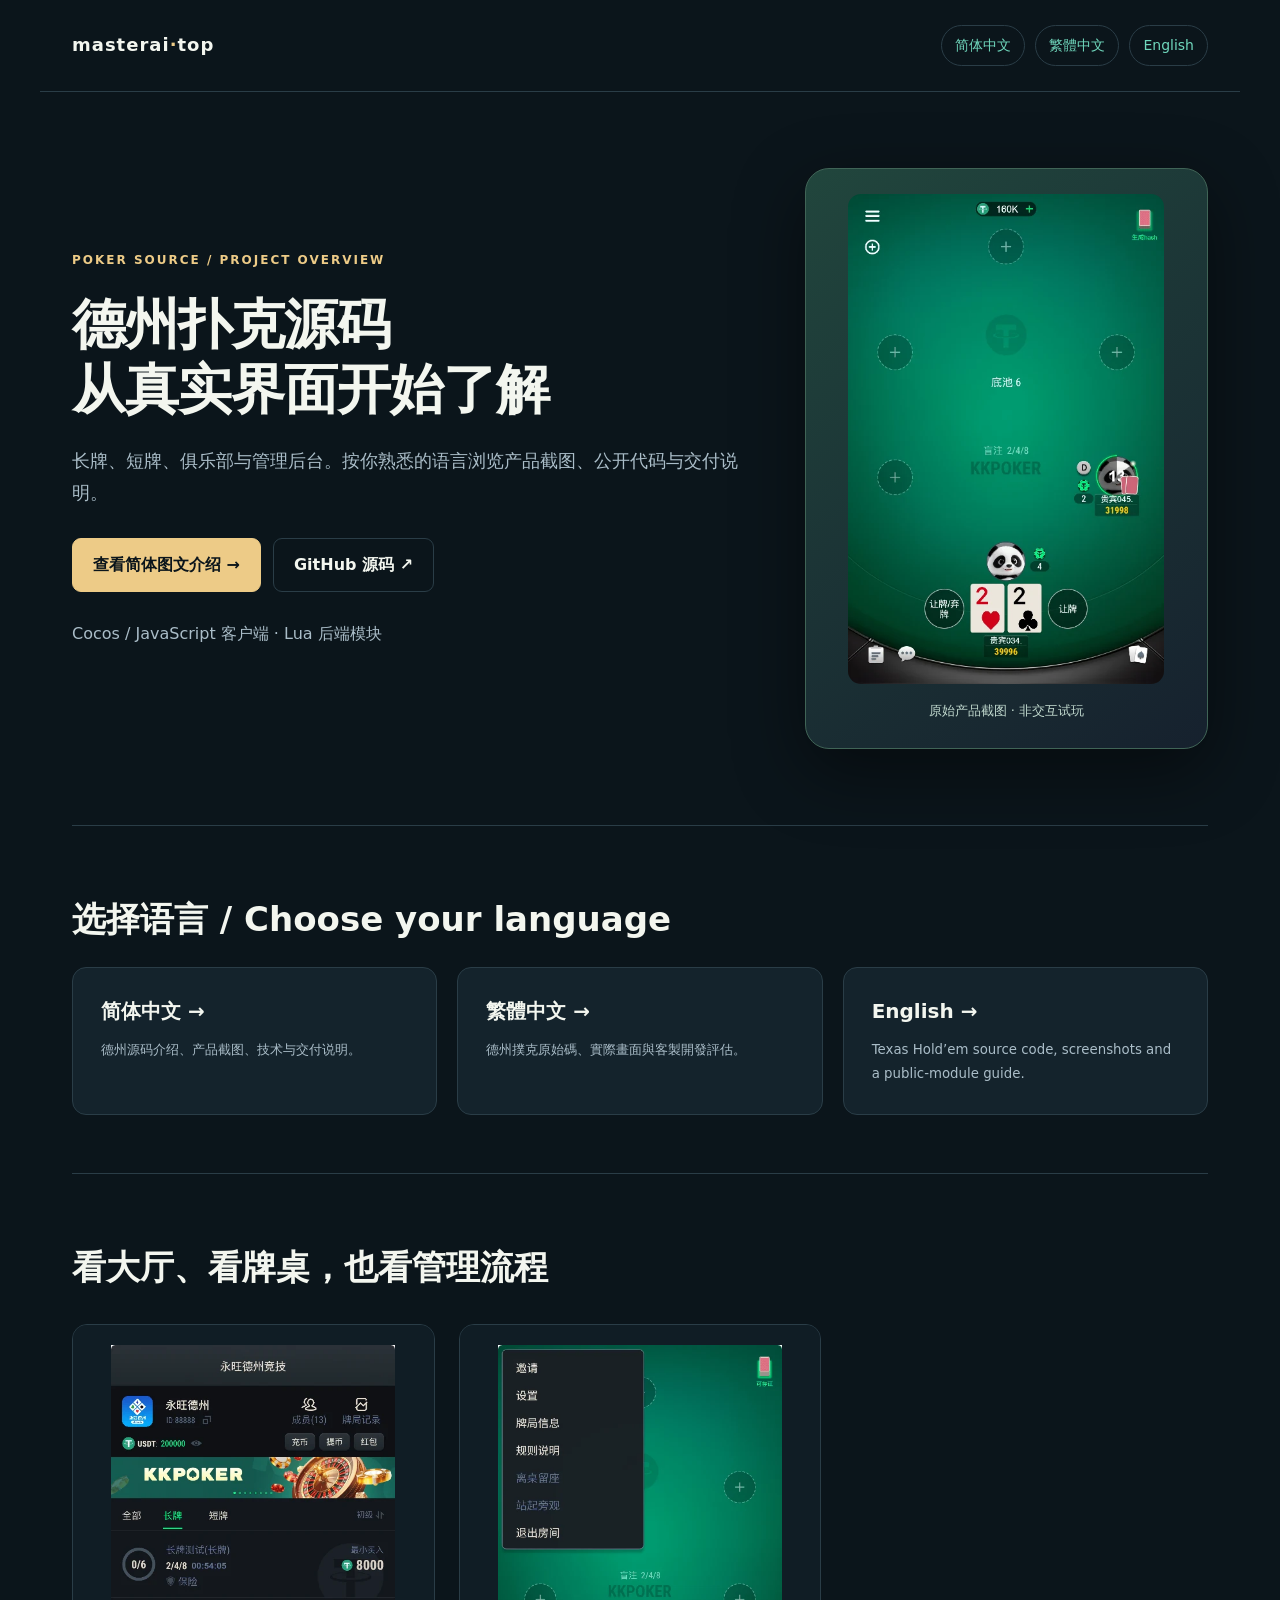
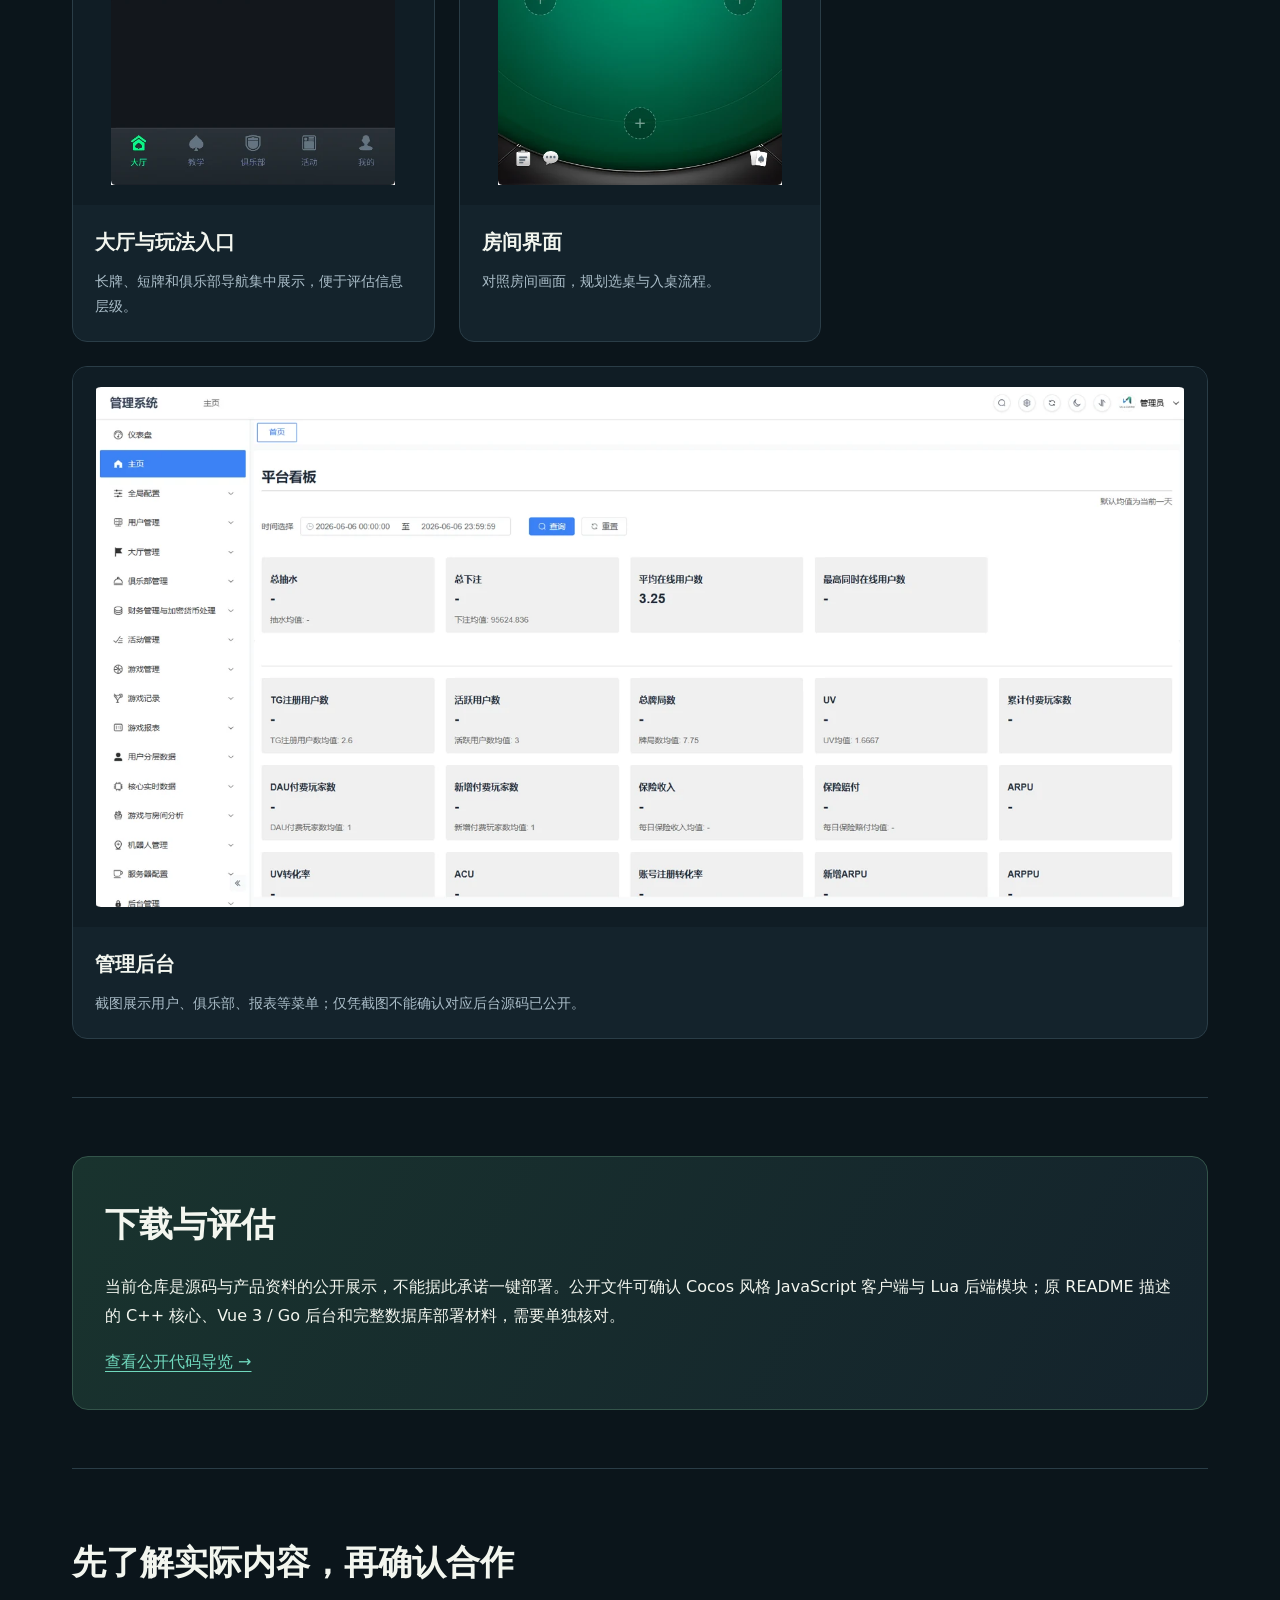
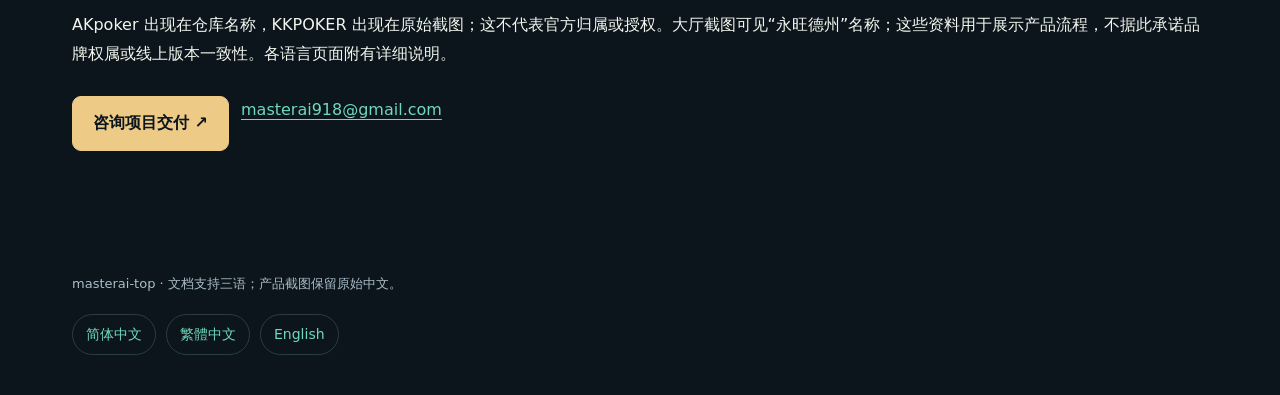
<file: docs/index.html>
<!doctype html>
<html lang="zh-Hans"><head><meta charset="utf-8"><meta name="msvalidate.01" content="B96E506A33E012077D0006F561E003FE" /><meta name="google-site-verification" content="rrp5Uvgzi-1-rMxUBfhV3wjlNrFqzwnqiA4e3qsOLEM" /><meta name="viewport" content="width=device-width, initial-scale=1"><title>德州扑克源码项目导览｜AKpoker，KKpoker，长牌、短牌、俱乐部与后台 | masterai-top</title><meta name="description" content="masterai-top 德州扑克源码图文入口，提供简体中文、繁體中文与 English 文档，查看真实牌桌、大厅及后台截图，了解公开代码和交付范围。"><meta name="robots" content="index,follow,max-image-preview:large"><link rel="canonical" href="https://masterai-top.github.io/Texas-Hold-em-Source-Code_AKpoker-Source-Code/">
<link rel="alternate" hreflang="zh-Hans" href="https://masterai-top.github.io/Texas-Hold-em-Source-Code_AKpoker-Source-Code/zh-cn/">
<link rel="alternate" hreflang="zh-Hant" href="https://masterai-top.github.io/Texas-Hold-em-Source-Code_AKpoker-Source-Code/zh-tw/">
<link rel="alternate" hreflang="en" href="https://masterai-top.github.io/Texas-Hold-em-Source-Code_AKpoker-Source-Code/en/"><link rel="alternate" hreflang="x-default" href="https://masterai-top.github.io/Texas-Hold-em-Source-Code_AKpoker-Source-Code/"><meta property="og:type" content="website"><meta property="og:title" content="德州扑克源码项目导览｜长牌、短牌、俱乐部与后台"><meta property="og:description" content="masterai-top 德州扑克源码图文入口，提供简体中文、繁體中文与 English 文档，查看真实牌桌、大厅及后台截图，了解公开代码和交付范围。"><meta property="og:url" content="https://masterai-top.github.io/Texas-Hold-em-Source-Code_AKpoker-Source-Code/"><meta property="og:locale" content="zh_CN"><meta property="og:image" content="https://masterai-top.github.io/Texas-Hold-em-Source-Code_AKpoker-Source-Code/assets/social-preview.jpg"><meta name="twitter:card" content="summary_large_image"><meta name="twitter:title" content="德州扑克源码项目导览｜长牌、短牌、俱乐部与后台"><meta name="twitter:description" content="masterai-top 德州扑克源码图文入口，提供简体中文、繁體中文与 English 文档，查看真实牌桌、大厅及后台截图，了解公开代码和交付范围。"><meta name="twitter:image" content="https://masterai-top.github.io/Texas-Hold-em-Source-Code_AKpoker-Source-Code/assets/social-preview.jpg"><link rel="stylesheet" href="assets/style.css"><script type="application/ld+json">{"@context":"https://schema.org","@type":"WebPage","name":"德州扑克源码项目导览｜长牌、短牌、俱乐部与后台","description":"masterai-top 德州扑克源码图文入口，提供简体中文、繁體中文与 English 文档，查看真实牌桌、大厅及后台截图，了解公开代码和交付范围。","url":"https://masterai-top.github.io/Texas-Hold-em-Source-Code_AKpoker-Source-Code/","inLanguage":"zh-Hans","isPartOf":{"@type":"WebSite","name":"masterai-top Poker Source","url":"https://masterai-top.github.io/Texas-Hold-em-Source-Code_AKpoker-Source-Code/"},"about":{"@type":"SoftwareSourceCode","name":"Texas-Hold-em-Source-Code_AKpoker-Source-Code","codeRepository":"https://github.com/masterai-top/Texas-Hold-em-Source-Code_AKpoker-Source-Code","programmingLanguage":["JavaScript","Lua"]}}</script></head><body><header><a class="brand" href="index.html">masterai<span>·</span>top</a><nav aria-label="Language"><a href="zh-cn/index.html" lang="zh-Hans">简体中文</a><a href="zh-tw/index.html" lang="zh-Hant">繁體中文</a><a href="en/index.html" lang="en">English</a></nav></header><main><section class="hero"><div><div class="eyebrow">POKER SOURCE / PROJECT OVERVIEW</div><h1>德州扑克源码<br>从真实界面开始了解</h1><p class="lead">长牌、短牌、俱乐部与管理后台。按你熟悉的语言浏览产品截图、公开代码与交付说明。</p><div class="actions"><a class="button" href="zh-cn/index.html">查看简体图文介绍 →</a><a class="button secondary" href="https://github.com/masterai-top/Texas-Hold-em-Source-Code_AKpoker-Source-Code">GitHub 源码 ↗</a></div><p class="note">Cocos / JavaScript 客户端 · Lua 后端模块</p></div><figure class="hero-media"><img src="assets/screenshots/table.webp" width="492" height="762" alt="德州扑克源码项目的原始牌桌界面" fetchpriority="high"><figcaption>原始产品截图 · 非交互试玩</figcaption></figure></section><section class="section"><h2>选择语言 / Choose your language</h2><div class="languages"><a class="language" href="zh-cn/index.html"><h3>简体中文 →</h3><small>德州源码介绍、产品截图、技术与交付说明。</small></a><a class="language" href="zh-tw/index.html"><h3>繁體中文 →</h3><small>德州撲克原始碼、實際畫面與客製開發評估。</small></a><a class="language" href="en/index.html"><h3>English →</h3><small>Texas Hold’em source code, screenshots and a public-module guide.</small></a></div></section><section class="section"><h2>看大厅、看牌桌，也看管理流程</h2><div class="gallery"><figure class="shot"><a href="assets/screenshots/lobby.webp"><img src="assets/screenshots/lobby.webp" alt="大厅与玩法入口" loading="lazy" width="492" height="762"></a><figcaption><h3>大厅与玩法入口</h3><p>长牌、短牌和俱乐部导航集中展示，便于评估信息层级。</p></figcaption></figure><figure class="shot"><a href="assets/screenshots/room.webp"><img src="assets/screenshots/room.webp" alt="房间界面" loading="lazy" width="492" height="762"></a><figcaption><h3>房间界面</h3><p>对照房间画面，规划选桌与入桌流程。</p></figcaption></figure><figure class="shot wide"><a href="assets/screenshots/admin.webp"><img src="assets/screenshots/admin.webp" alt="管理后台" loading="lazy" width="1600" height="765"></a><figcaption><h3>管理后台</h3><p>截图展示用户、俱乐部、报表等菜单；仅凭截图不能确认对应后台源码已公开。</p></figcaption></figure></div></section><section class="section"><div class="scope"><h2>下载与评估</h2><p>当前仓库是源码与产品资料的公开展示，不能据此承诺一键部署。公开文件可确认 Cocos 风格 JavaScript 客户端与 Lua 后端模块；原 README 描述的 C++ 核心、Vue 3 / Go 后台和完整数据库部署材料，需要单独核对。</p><a href="https://github.com/masterai-top/Texas-Hold-em-Source-Code_AKpoker-Source-Code/blob/main/PROJECT_GUIDE.zh-cn.md">查看公开代码导览 →</a></div></section><section class="section"><h2>先了解实际内容，再确认合作</h2><p>AKpoker 出现在仓库名称，KKPOKER 出现在原始截图；这不代表官方归属或授权。大厅截图可见“永旺德州”名称；这些资料用于展示产品流程，不据此承诺品牌权属或线上版本一致性。各语言页面附有详细说明。</p><div class="actions"><a class="button" href="https://t.me/xuzongbin001">咨询项目交付 ↗</a><a href="mailto:masterai918@gmail.com">masterai918@gmail.com</a></div></section></main><footer><p>masterai-top · 文档支持三语；产品截图保留原始中文。</p><nav aria-label="Language"><a href="zh-cn/index.html" lang="zh-Hans">简体中文</a><a href="zh-tw/index.html" lang="zh-Hant">繁體中文</a><a href="en/index.html" lang="en">English</a></nav></footer></body></html>
</file>
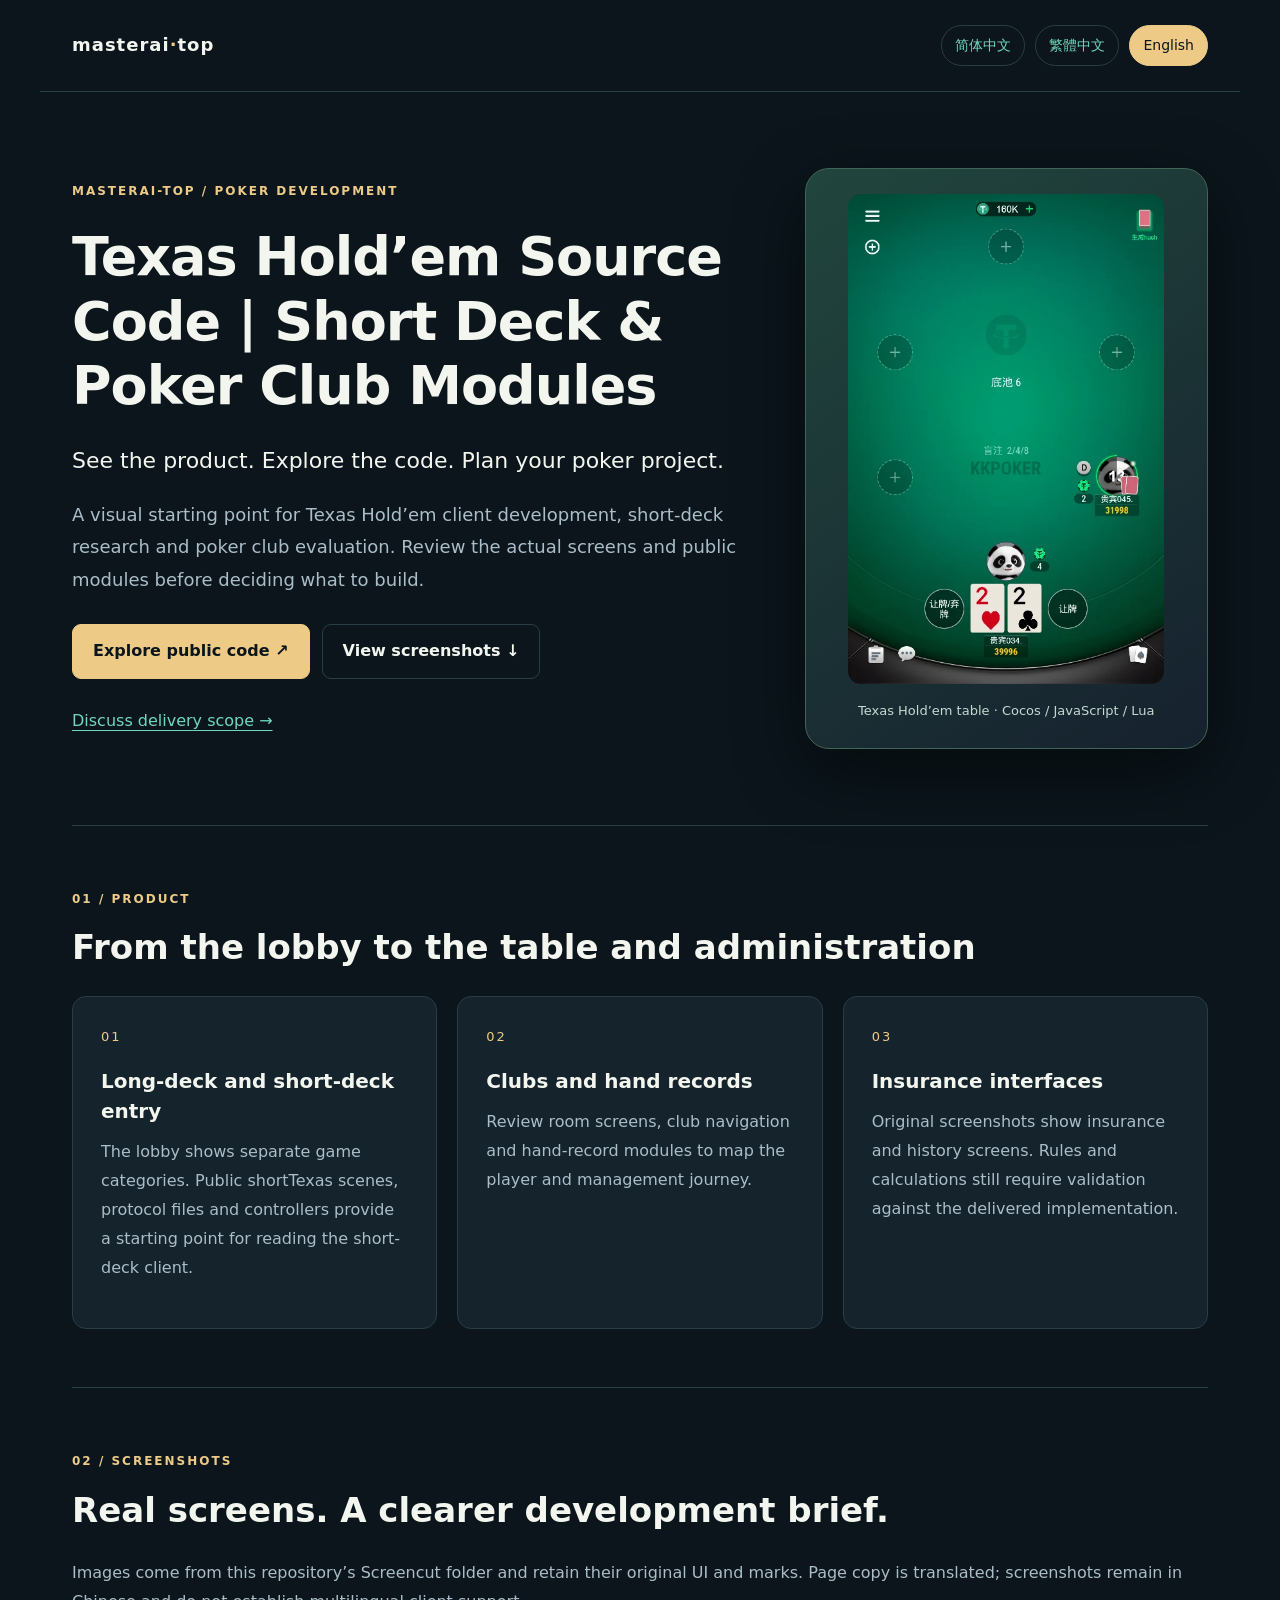
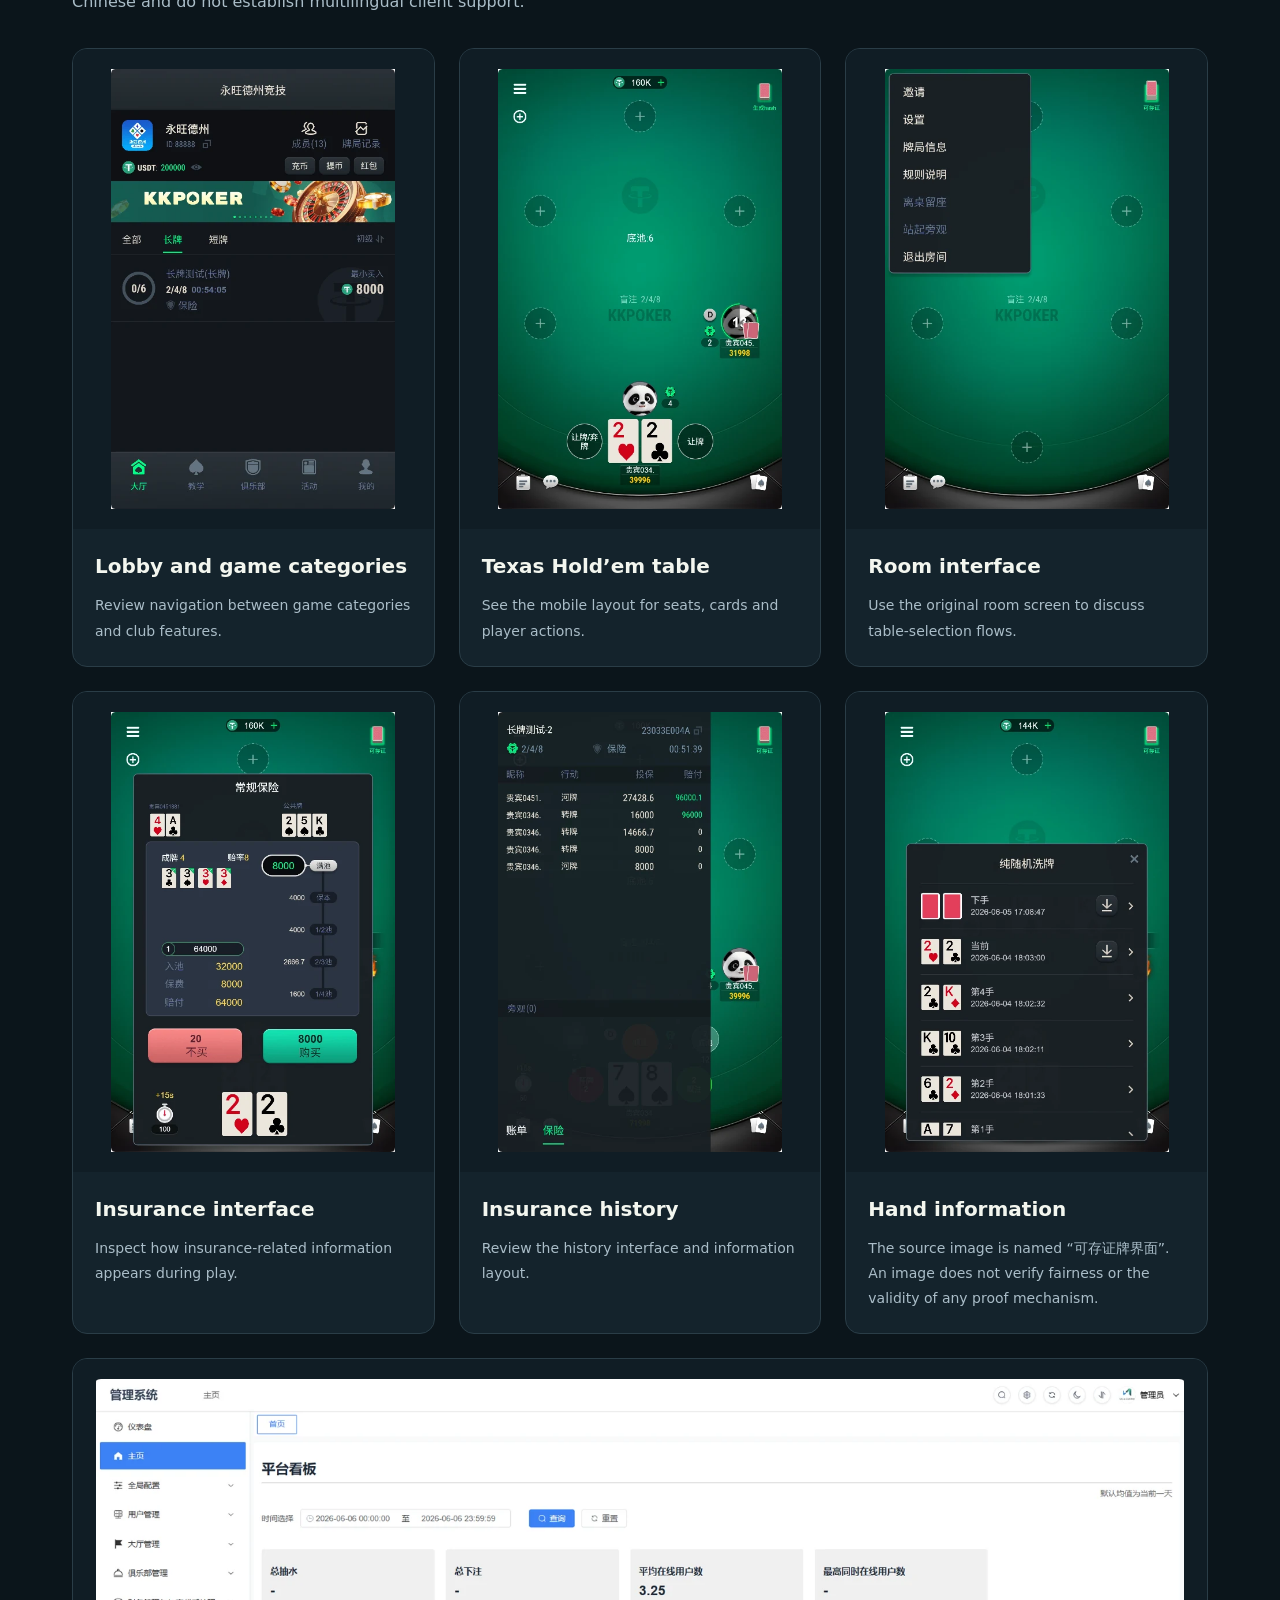
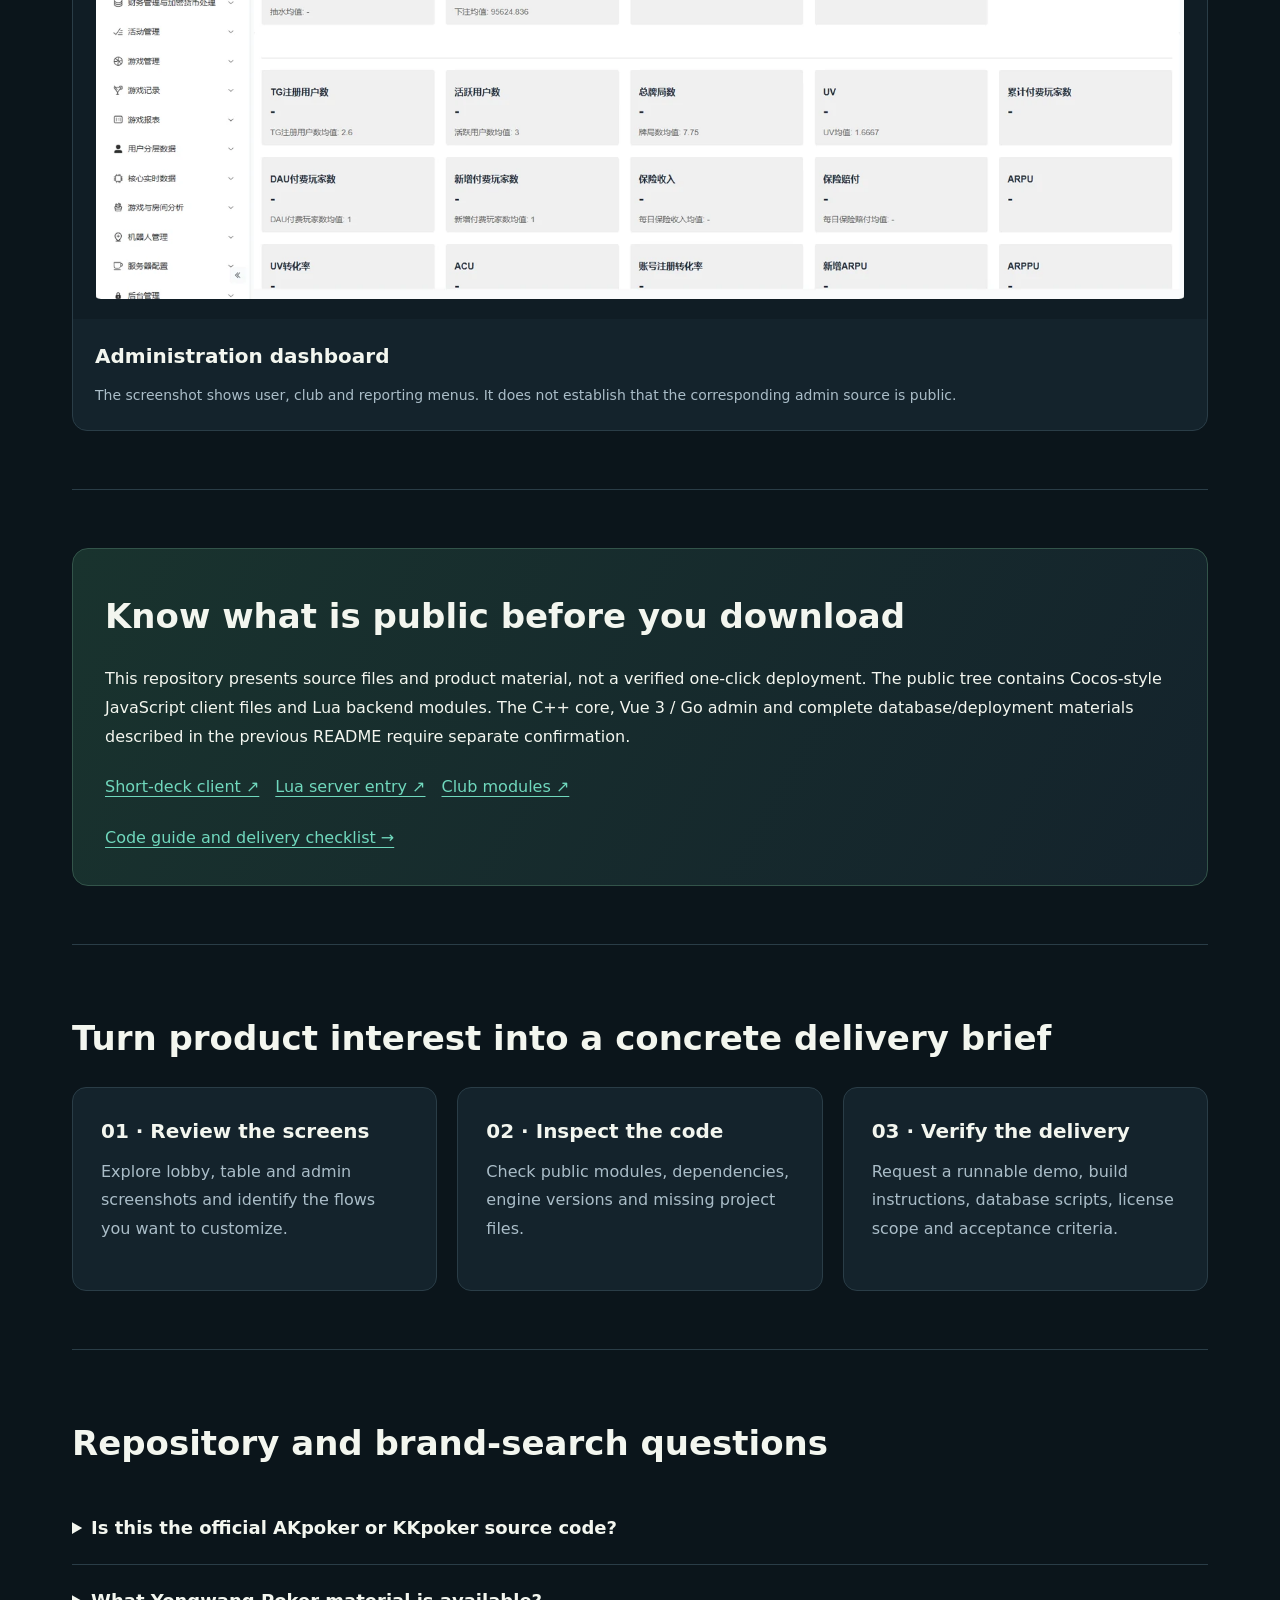
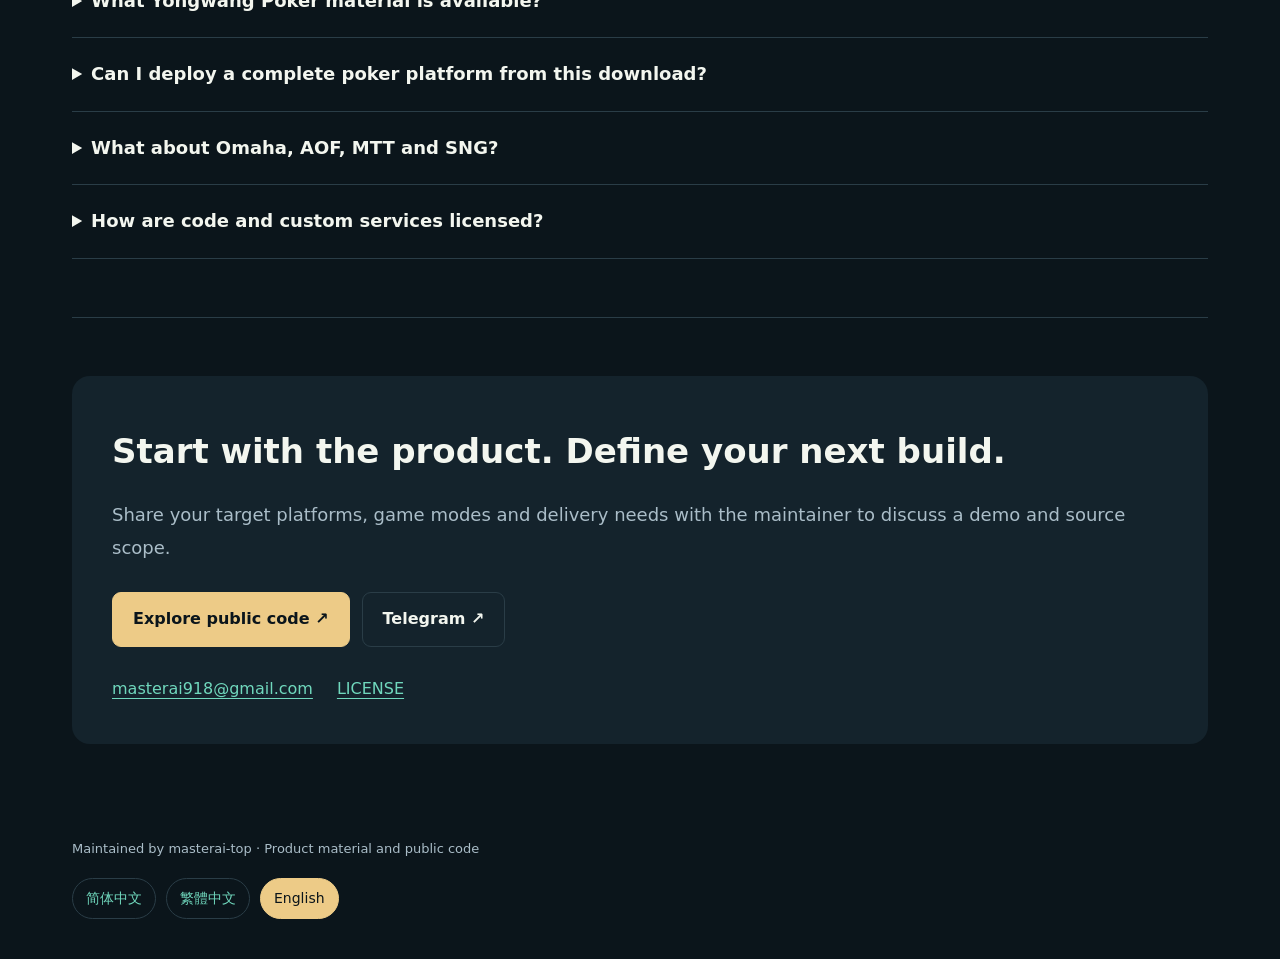
<file: docs/en/index.html>
<!doctype html>
<html lang="en"><head><meta charset="utf-8"><meta name="viewport" content="width=device-width, initial-scale=1"><title>Texas Hold’em Source Code | Short Deck &amp; Poker Club Modules | masterai-top</title><meta name="description" content="Explore masterai-top's poker source-code repository: Cocos/JavaScript client files, Lua server modules, and original lobby, table, insurance and admin screenshots. Includes a code guide and delivery checklist."><meta name="robots" content="index,follow,max-image-preview:large"><link rel="canonical" href="https://masterai-top.github.io/Texas-Hold-em-Source-Code_AKpoker-Source-Code/en/">
<link rel="alternate" hreflang="zh-Hans" href="https://masterai-top.github.io/Texas-Hold-em-Source-Code_AKpoker-Source-Code/zh-cn/">
<link rel="alternate" hreflang="zh-Hant" href="https://masterai-top.github.io/Texas-Hold-em-Source-Code_AKpoker-Source-Code/zh-tw/">
<link rel="alternate" hreflang="en" href="https://masterai-top.github.io/Texas-Hold-em-Source-Code_AKpoker-Source-Code/en/"><link rel="alternate" hreflang="x-default" href="https://masterai-top.github.io/Texas-Hold-em-Source-Code_AKpoker-Source-Code/"><meta property="og:type" content="website"><meta property="og:title" content="Texas Hold’em Source Code | Short Deck &amp; Poker Club Modules"><meta property="og:description" content="Explore masterai-top's poker source-code repository: Cocos/JavaScript client files, Lua server modules, and original lobby, table, insurance and admin screenshots. Includes a code guide and delivery checklist."><meta property="og:url" content="https://masterai-top.github.io/Texas-Hold-em-Source-Code_AKpoker-Source-Code/en/"><meta property="og:locale" content="en_US"><meta property="og:image" content="https://masterai-top.github.io/Texas-Hold-em-Source-Code_AKpoker-Source-Code/assets/social-preview.jpg"><meta name="twitter:card" content="summary_large_image"><meta name="twitter:title" content="Texas Hold’em Source Code | Short Deck &amp; Poker Club Modules"><meta name="twitter:description" content="Explore masterai-top's poker source-code repository: Cocos/JavaScript client files, Lua server modules, and original lobby, table, insurance and admin screenshots. Includes a code guide and delivery checklist."><meta name="twitter:image" content="https://masterai-top.github.io/Texas-Hold-em-Source-Code_AKpoker-Source-Code/assets/social-preview.jpg"><link rel="stylesheet" href="../assets/style.css"><script type="application/ld+json">{"@context":"https://schema.org","@type":"WebPage","name":"Texas Hold’em Source Code | Short Deck & Poker Club Modules","description":"Explore masterai-top's poker source-code repository: Cocos/JavaScript client files, Lua server modules, and original lobby, table, insurance and admin screenshots. Includes a code guide and delivery checklist.","url":"https://masterai-top.github.io/Texas-Hold-em-Source-Code_AKpoker-Source-Code/en/","inLanguage":"en","isPartOf":{"@type":"WebSite","name":"masterai-top Poker Source","url":"https://masterai-top.github.io/Texas-Hold-em-Source-Code_AKpoker-Source-Code/"},"about":{"@type":"SoftwareSourceCode","name":"Texas-Hold-em-Source-Code_AKpoker-Source-Code","codeRepository":"https://github.com/masterai-top/Texas-Hold-em-Source-Code_AKpoker-Source-Code","programmingLanguage":["JavaScript","Lua"]}}</script></head><body><a class="skip" href="#main">View screenshots</a><header><a class="brand" href="../index.html">masterai<span>·</span>top</a><nav aria-label="Language"><a href="../zh-cn/index.html" lang="zh-Hans">简体中文</a><a href="../zh-tw/index.html" lang="zh-Hant">繁體中文</a><a href="../en/index.html" lang="en" aria-current="page">English</a></nav></header><main id="main"><section class="hero"><div><div class="eyebrow">MASTERAI-TOP / POKER DEVELOPMENT</div><h1>Texas Hold’em Source Code | Short Deck & Poker Club Modules</h1><p class="tagline">See the product. Explore the code. Plan your poker project.</p><p class="lead">A visual starting point for Texas Hold’em client development, short-deck research and poker club evaluation. Review the actual screens and public modules before deciding what to build.</p><div class="actions"><a class="button" href="https://github.com/masterai-top/Texas-Hold-em-Source-Code_AKpoker-Source-Code">Explore public code ↗</a><a class="button secondary" href="#screenshots">View screenshots ↓</a></div><a href="#contact">Discuss delivery scope →</a></div><figure class="hero-media"><img src="../assets/screenshots/table.webp" width="492" height="762" fetchpriority="high" alt="Texas Hold’em table"><figcaption>Texas Hold’em table · Cocos / JavaScript / Lua</figcaption></figure></section><section class="section"><span class="eyebrow">01 / PRODUCT</span><h2>From the lobby to the table and administration</h2><div class="cards"><article class="card"><span class="num">01</span><h3>Long-deck and short-deck entry</h3><p>The lobby shows separate game categories. Public shortTexas scenes, protocol files and controllers provide a starting point for reading the short-deck client.</p></article><article class="card"><span class="num">02</span><h3>Clubs and hand records</h3><p>Review room screens, club navigation and hand-record modules to map the player and management journey.</p></article><article class="card"><span class="num">03</span><h3>Insurance interfaces</h3><p>Original screenshots show insurance and history screens. Rules and calculations still require validation against the delivered implementation.</p></article></div></section><section class="section" id="screenshots"><span class="eyebrow">02 / SCREENSHOTS</span><h2>Real screens. A clearer development brief.</h2><p class="note">Images come from this repository’s Screencut folder and retain their original UI and marks. Page copy is translated; screenshots remain in Chinese and do not establish multilingual client support.</p><div class="gallery"><figure class="shot"><a href="../assets/screenshots/lobby.webp"><img src="../assets/screenshots/lobby.webp" alt="Lobby and game categories — Review navigation between game categories and club features." loading="lazy" decoding="async" width="492" height="762"></a><figcaption><h3>Lobby and game categories</h3><p>Review navigation between game categories and club features.</p></figcaption></figure>
<figure class="shot"><a href="../assets/screenshots/table.webp"><img src="../assets/screenshots/table.webp" alt="Texas Hold’em table — See the mobile layout for seats, cards and player actions." loading="lazy" decoding="async" width="492" height="762"></a><figcaption><h3>Texas Hold’em table</h3><p>See the mobile layout for seats, cards and player actions.</p></figcaption></figure>
<figure class="shot"><a href="../assets/screenshots/room.webp"><img src="../assets/screenshots/room.webp" alt="Room interface — Use the original room screen to discuss table-selection flows." loading="lazy" decoding="async" width="492" height="762"></a><figcaption><h3>Room interface</h3><p>Use the original room screen to discuss table-selection flows.</p></figcaption></figure>
<figure class="shot"><a href="../assets/screenshots/insurance.webp"><img src="../assets/screenshots/insurance.webp" alt="Insurance interface — Inspect how insurance-related information appears during play." loading="lazy" decoding="async" width="492" height="762"></a><figcaption><h3>Insurance interface</h3><p>Inspect how insurance-related information appears during play.</p></figcaption></figure>
<figure class="shot"><a href="../assets/screenshots/insurance-history.webp"><img src="../assets/screenshots/insurance-history.webp" alt="Insurance history — Review the history interface and information layout." loading="lazy" decoding="async" width="492" height="762"></a><figcaption><h3>Insurance history</h3><p>Review the history interface and information layout.</p></figcaption></figure>
<figure class="shot"><a href="../assets/screenshots/hand-record.webp"><img src="../assets/screenshots/hand-record.webp" alt="Hand information — The source image is named “可存证牌界面”. An image does not verify fairness or the validity of any proof mechanism." loading="lazy" decoding="async" width="492" height="762"></a><figcaption><h3>Hand information</h3><p>The source image is named “可存证牌界面”. An image does not verify fairness or the validity of any proof mechanism.</p></figcaption></figure>
<figure class="shot wide"><a href="../assets/screenshots/admin.webp"><img src="../assets/screenshots/admin.webp" alt="Administration dashboard — The screenshot shows user, club and reporting menus. It does not establish that the corresponding admin source is public." loading="lazy" decoding="async" width="1600" height="765"></a><figcaption><h3>Administration dashboard</h3><p>The screenshot shows user, club and reporting menus. It does not establish that the corresponding admin source is public.</p></figcaption></figure></div></section><section class="section"><div class="scope"><h2>Know what is public before you download</h2><p>This repository presents source files and product material, not a verified one-click deployment. The public tree contains Cocos-style JavaScript client files and Lua backend modules. The C++ core, Vue 3 / Go admin and complete database/deployment materials described in the previous README require separate confirmation.</p><div class="source-links"><a href="https://github.com/masterai-top/Texas-Hold-em-Source-Code_AKpoker-Source-Code/tree/main/前端/Script/shortTexas">Short-deck client ↗</a><a href="https://github.com/masterai-top/Texas-Hold-em-Source-Code_AKpoker-Source-Code/tree/main/后端/main.lua">Lua server entry ↗</a><a href="https://github.com/masterai-top/Texas-Hold-em-Source-Code_AKpoker-Source-Code/tree/main/后端/Club">Club modules ↗</a></div><a href="https://github.com/masterai-top/Texas-Hold-em-Source-Code_AKpoker-Source-Code/blob/main/PROJECT_GUIDE.en.md">Code guide and delivery checklist →</a></div></section><section class="section"><h2>Turn product interest into a concrete delivery brief</h2><div class="steps"><article class="step"><h3>01 · Review the screens</h3><p>Explore lobby, table and admin screenshots and identify the flows you want to customize.</p></article><article class="step"><h3>02 · Inspect the code</h3><p>Check public modules, dependencies, engine versions and missing project files.</p></article><article class="step"><h3>03 · Verify the delivery</h3><p>Request a runnable demo, build instructions, database scripts, license scope and acceptance criteria.</p></article></div></section><section class="section faq"><h2>Repository and brand-search questions</h2><details><summary>Is this the official AKpoker or KKpoker source code?</summary><p>AKpoker appears in the repository name and KKPOKER appears in the original screenshots. Neither establishes official status, authorization, a partnership or adoption by either brand.</p></details><details><summary>What Yongwang Poker material is available?</summary><p>The lobby screenshot displays 永旺德州 (Yongwang Poker). The repository also includes long-deck and short-deck navigation, table, insurance and admin screenshots. These help evaluate product flows, but do not establish brand ownership, parity with a live app or a complete source-code delivery.</p></details><details><summary>Can I deploy a complete poker platform from this download?</summary><p>A complete build and deployment path has not been verified. Read the code guide and confirm the full project, runtime dependencies, database and deployment instructions with the maintainer.</p></details><details><summary>What about Omaha, AOF, MTT and SNG?</summary><p>The previous README mentioned these modes, but the public files do not establish a complete runnable implementation. Ask for a matching demo and delivery checklist if you need them.</p></details><details><summary>How are code and custom services licensed?</summary><p>The current LICENSE contains MIT license text. Refer to that file and the applicable rights for public code; confirm separate terms for unpublished projects, artwork, brand assets and custom work.</p></details></section><section class="section" id="contact"><div class="closing"><h2>Start with the product. Define your next build.</h2><p class="lead">Share your target platforms, game modes and delivery needs with the maintainer to discuss a demo and source scope.</p><div class="actions"><a class="button" href="https://github.com/masterai-top/Texas-Hold-em-Source-Code_AKpoker-Source-Code">Explore public code ↗</a><a class="button secondary" href="https://t.me/xuzongbin001">Telegram ↗</a></div><div class="contact"><a href="mailto:masterai918@gmail.com">masterai918@gmail.com</a><a href="https://github.com/masterai-top/Texas-Hold-em-Source-Code_AKpoker-Source-Code/blob/main/LICENSE">LICENSE</a></div></div></section></main><footer><p>Maintained by masterai-top · Product material and public code</p><nav aria-label="Language"><a href="../zh-cn/index.html" lang="zh-Hans">简体中文</a><a href="../zh-tw/index.html" lang="zh-Hant">繁體中文</a><a href="../en/index.html" lang="en" aria-current="page">English</a></nav></footer></body></html>
</file>
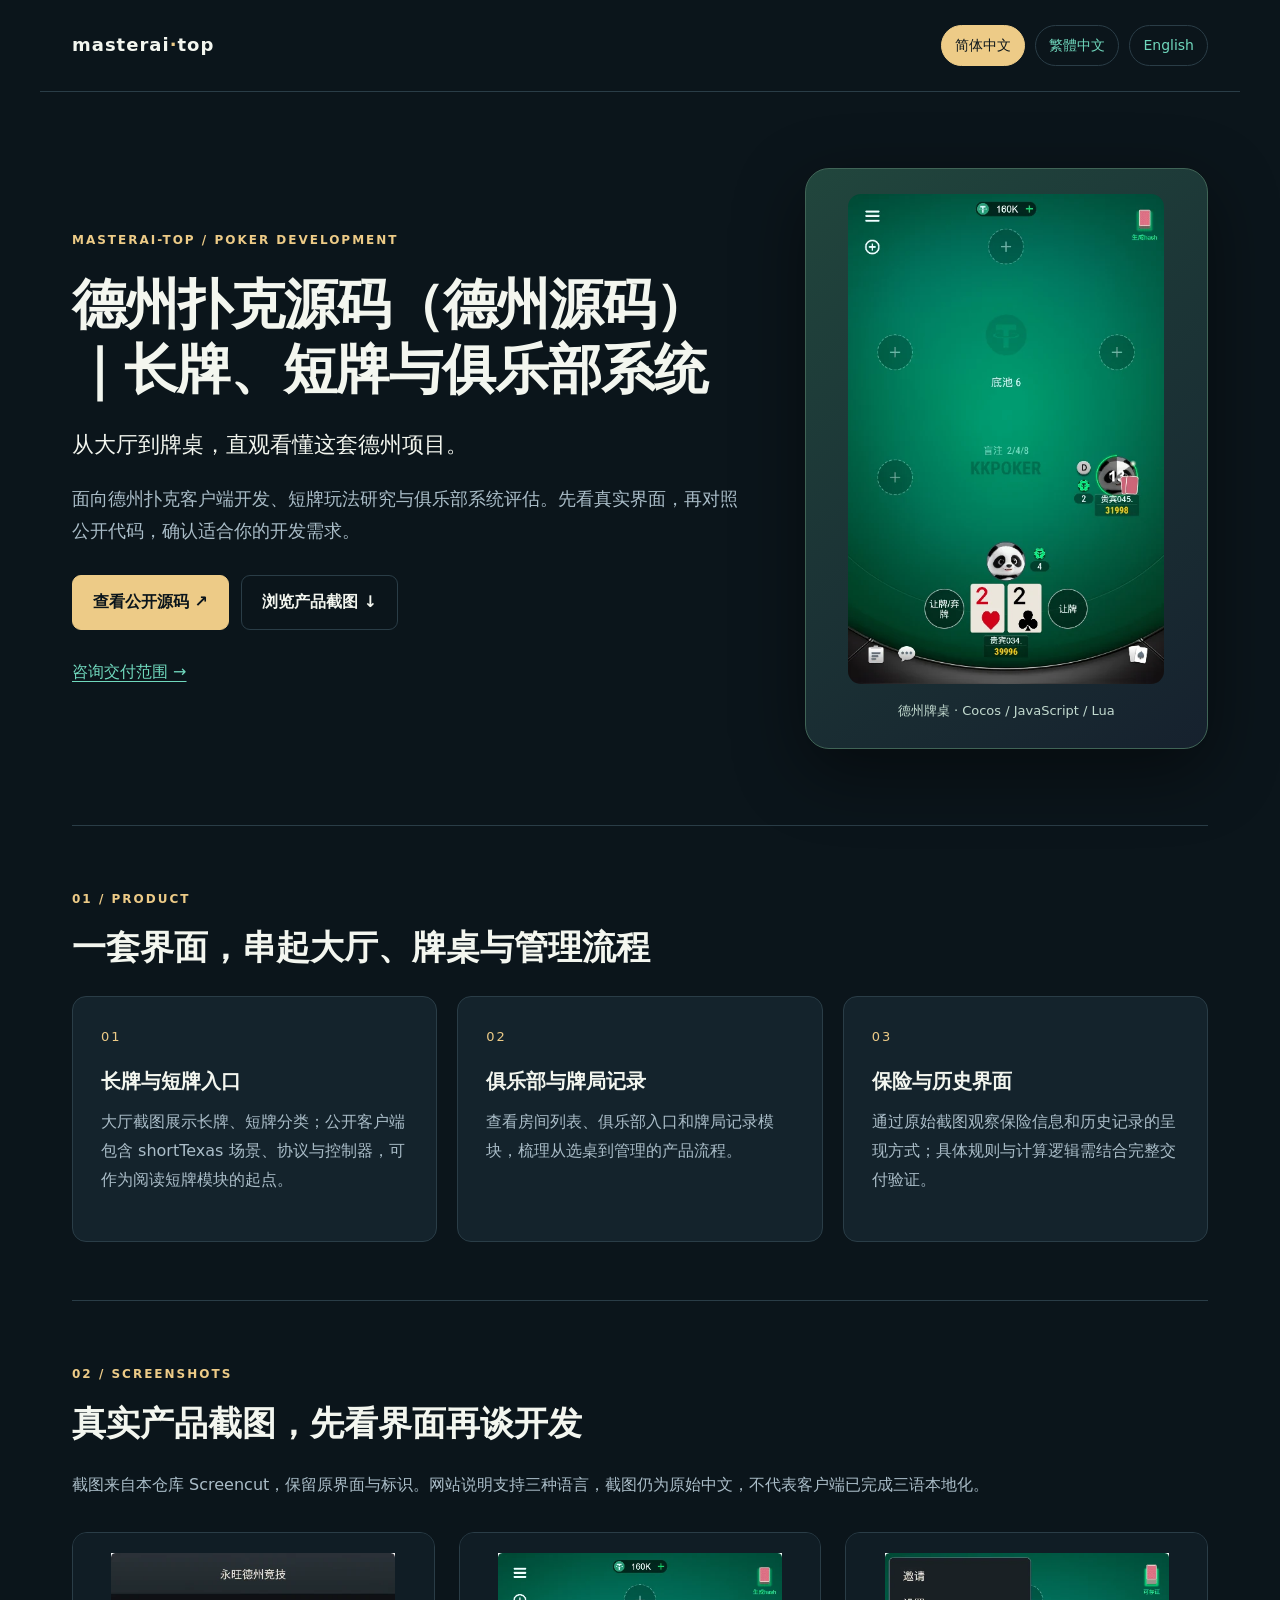
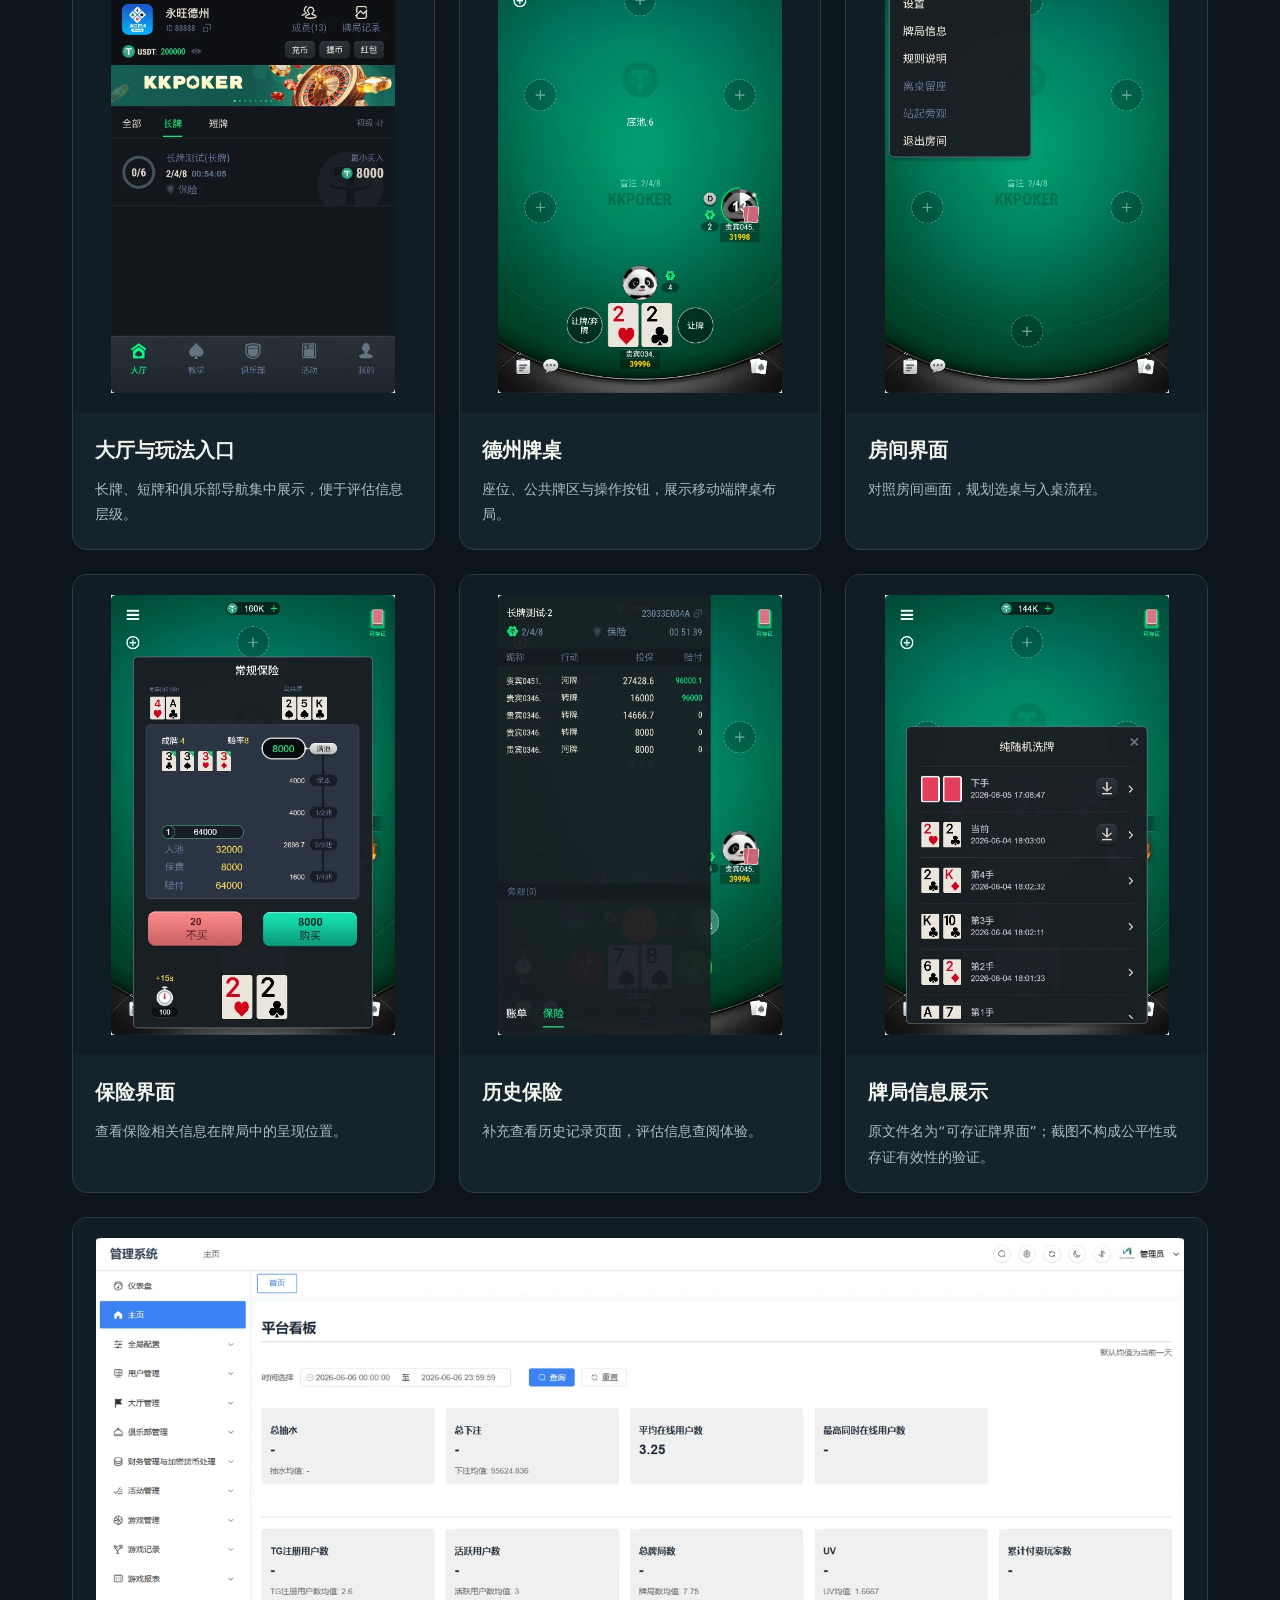
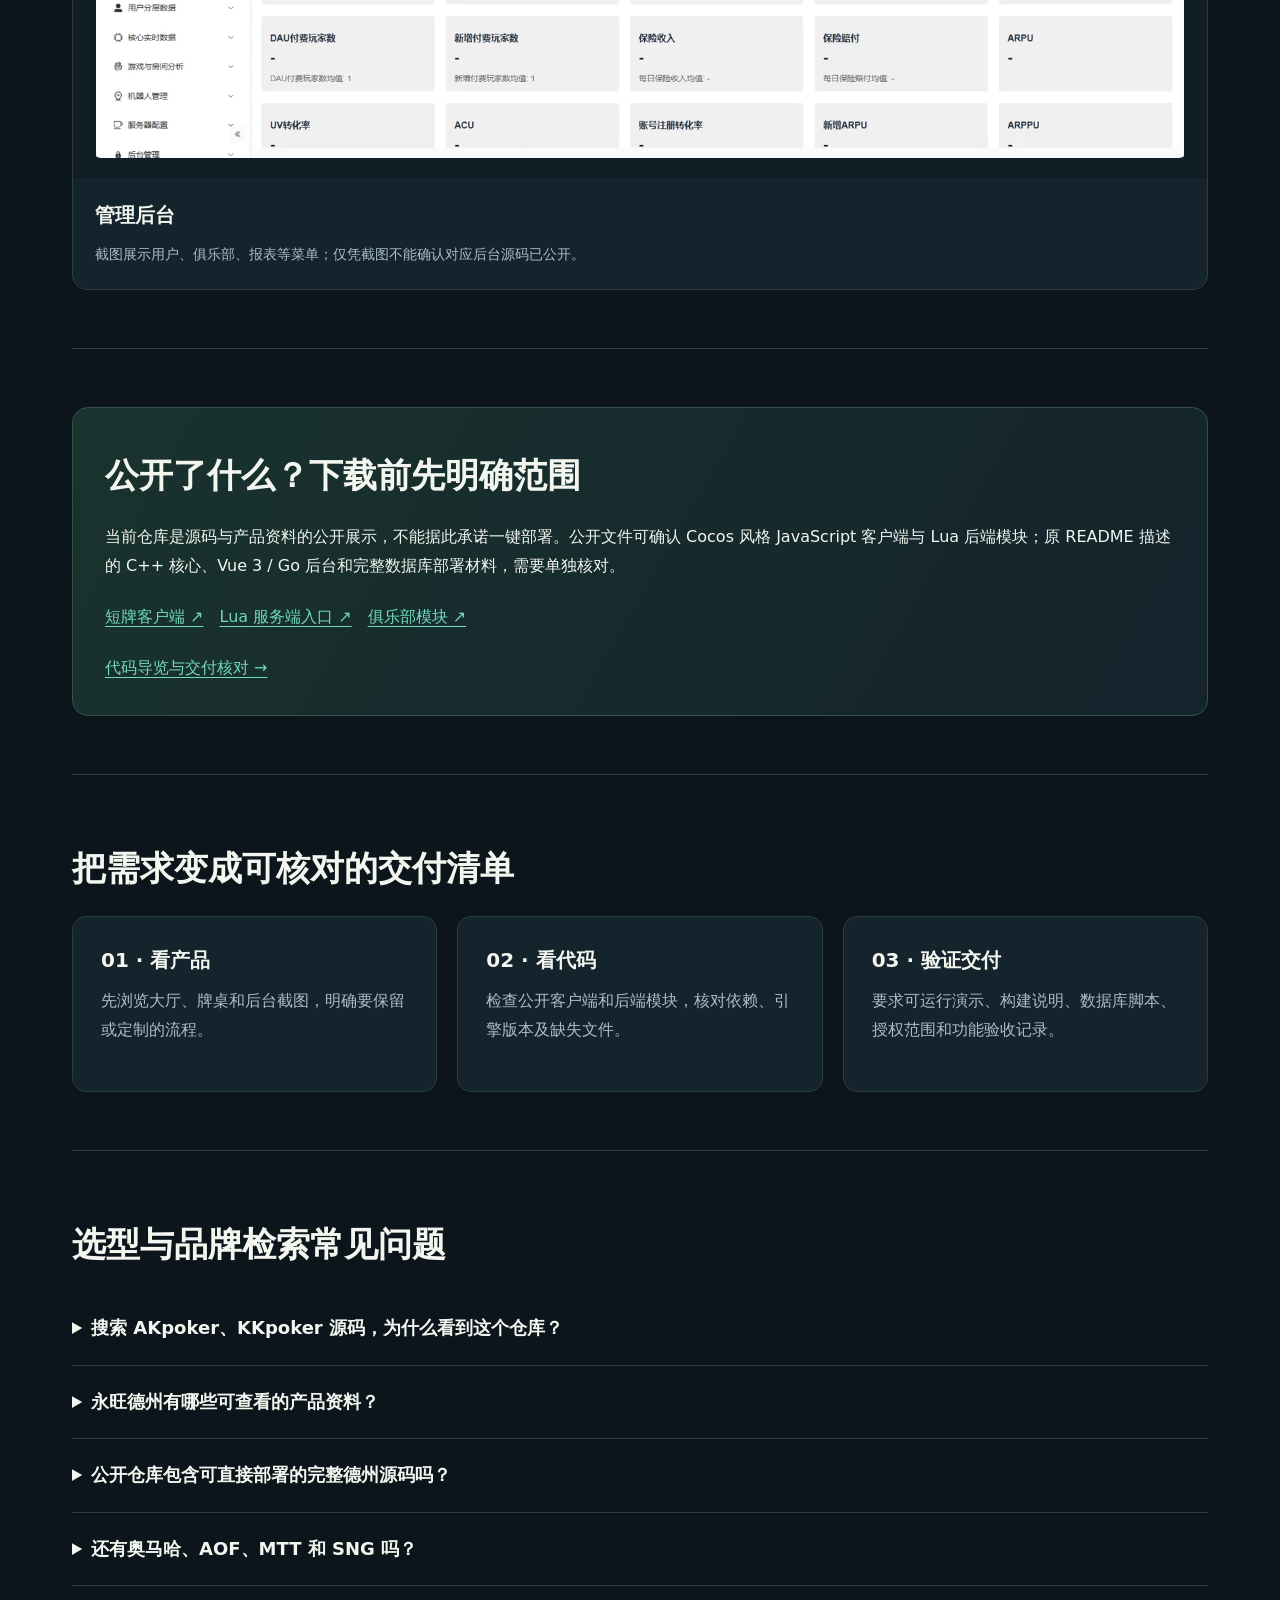
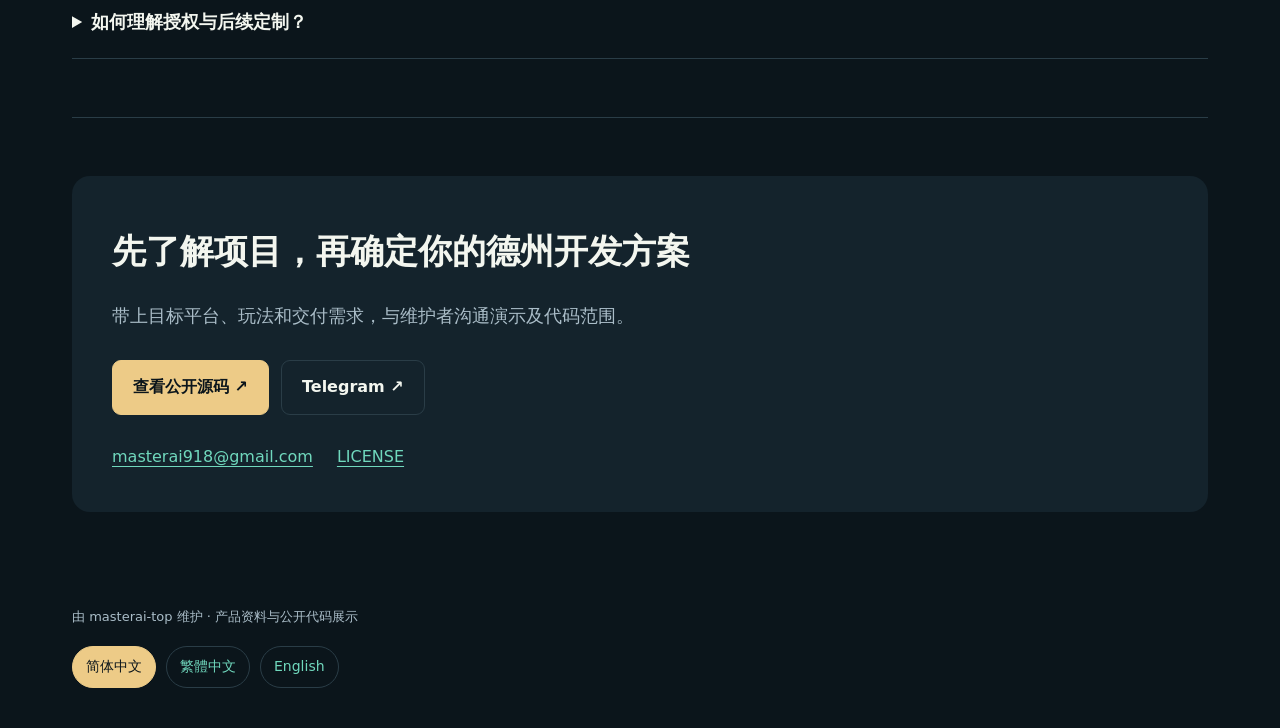
<file: docs/zh-cn/index.html>
<!doctype html>
<html lang="zh-Hans"><head><meta charset="utf-8"><meta name="viewport" content="width=device-width, initial-scale=1"><title>德州扑克源码（德州源码）｜长牌、短牌与俱乐部系统 | masterai-top</title><meta name="description" content="查看 masterai-top 德州扑克源码项目：Cocos/JavaScript 客户端、Lua 服务端模块，以及大厅、牌桌、保险与管理后台真实截图。提供公开代码导览、交付核对说明和三语文档。"><meta name="robots" content="index,follow,max-image-preview:large"><link rel="canonical" href="https://masterai-top.github.io/Texas-Hold-em-Source-Code_AKpoker-Source-Code/zh-cn/">
<link rel="alternate" hreflang="zh-Hans" href="https://masterai-top.github.io/Texas-Hold-em-Source-Code_AKpoker-Source-Code/zh-cn/">
<link rel="alternate" hreflang="zh-Hant" href="https://masterai-top.github.io/Texas-Hold-em-Source-Code_AKpoker-Source-Code/zh-tw/">
<link rel="alternate" hreflang="en" href="https://masterai-top.github.io/Texas-Hold-em-Source-Code_AKpoker-Source-Code/en/"><link rel="alternate" hreflang="x-default" href="https://masterai-top.github.io/Texas-Hold-em-Source-Code_AKpoker-Source-Code/"><meta property="og:type" content="website"><meta property="og:title" content="德州扑克源码（德州源码）｜长牌、短牌与俱乐部系统"><meta property="og:description" content="查看 masterai-top 德州扑克源码项目：Cocos/JavaScript 客户端、Lua 服务端模块，以及大厅、牌桌、保险与管理后台真实截图。提供公开代码导览、交付核对说明和三语文档。"><meta property="og:url" content="https://masterai-top.github.io/Texas-Hold-em-Source-Code_AKpoker-Source-Code/zh-cn/"><meta property="og:locale" content="zh_CN"><meta property="og:image" content="https://masterai-top.github.io/Texas-Hold-em-Source-Code_AKpoker-Source-Code/assets/social-preview.jpg"><meta name="twitter:card" content="summary_large_image"><meta name="twitter:title" content="德州扑克源码（德州源码）｜长牌、短牌与俱乐部系统"><meta name="twitter:description" content="查看 masterai-top 德州扑克源码项目：Cocos/JavaScript 客户端、Lua 服务端模块，以及大厅、牌桌、保险与管理后台真实截图。提供公开代码导览、交付核对说明和三语文档。"><meta name="twitter:image" content="https://masterai-top.github.io/Texas-Hold-em-Source-Code_AKpoker-Source-Code/assets/social-preview.jpg"><link rel="stylesheet" href="../assets/style.css"><script type="application/ld+json">{"@context":"https://schema.org","@type":"WebPage","name":"德州扑克源码（德州源码）｜长牌、短牌与俱乐部系统","description":"查看 masterai-top 德州扑克源码项目：Cocos/JavaScript 客户端、Lua 服务端模块，以及大厅、牌桌、保险与管理后台真实截图。提供公开代码导览、交付核对说明和三语文档。","url":"https://masterai-top.github.io/Texas-Hold-em-Source-Code_AKpoker-Source-Code/zh-cn/","inLanguage":"zh-Hans","isPartOf":{"@type":"WebSite","name":"masterai-top Poker Source","url":"https://masterai-top.github.io/Texas-Hold-em-Source-Code_AKpoker-Source-Code/"},"about":{"@type":"SoftwareSourceCode","name":"Texas-Hold-em-Source-Code_AKpoker-Source-Code","codeRepository":"https://github.com/masterai-top/Texas-Hold-em-Source-Code_AKpoker-Source-Code","programmingLanguage":["JavaScript","Lua"]}}</script></head><body><a class="skip" href="#main">浏览产品截图</a><header><a class="brand" href="../index.html">masterai<span>·</span>top</a><nav aria-label="Language"><a href="../zh-cn/index.html" lang="zh-Hans" aria-current="page">简体中文</a><a href="../zh-tw/index.html" lang="zh-Hant">繁體中文</a><a href="../en/index.html" lang="en">English</a></nav></header><main id="main"><section class="hero"><div><div class="eyebrow">MASTERAI-TOP / POKER DEVELOPMENT</div><h1>德州扑克源码（德州源码）｜长牌、短牌与俱乐部系统</h1><p class="tagline">从大厅到牌桌，直观看懂这套德州项目。</p><p class="lead">面向德州扑克客户端开发、短牌玩法研究与俱乐部系统评估。先看真实界面，再对照公开代码，确认适合你的开发需求。</p><div class="actions"><a class="button" href="https://github.com/masterai-top/Texas-Hold-em-Source-Code_AKpoker-Source-Code">查看公开源码 ↗</a><a class="button secondary" href="#screenshots">浏览产品截图 ↓</a></div><a href="#contact">咨询交付范围 →</a></div><figure class="hero-media"><img src="../assets/screenshots/table.webp" width="492" height="762" fetchpriority="high" alt="德州牌桌"><figcaption>德州牌桌 · Cocos / JavaScript / Lua</figcaption></figure></section><section class="section"><span class="eyebrow">01 / PRODUCT</span><h2>一套界面，串起大厅、牌桌与管理流程</h2><div class="cards"><article class="card"><span class="num">01</span><h3>长牌与短牌入口</h3><p>大厅截图展示长牌、短牌分类；公开客户端包含 shortTexas 场景、协议与控制器，可作为阅读短牌模块的起点。</p></article><article class="card"><span class="num">02</span><h3>俱乐部与牌局记录</h3><p>查看房间列表、俱乐部入口和牌局记录模块，梳理从选桌到管理的产品流程。</p></article><article class="card"><span class="num">03</span><h3>保险与历史界面</h3><p>通过原始截图观察保险信息和历史记录的呈现方式；具体规则与计算逻辑需结合完整交付验证。</p></article></div></section><section class="section" id="screenshots"><span class="eyebrow">02 / SCREENSHOTS</span><h2>真实产品截图，先看界面再谈开发</h2><p class="note">截图来自本仓库 Screencut，保留原界面与标识。网站说明支持三种语言，截图仍为原始中文，不代表客户端已完成三语本地化。</p><div class="gallery"><figure class="shot"><a href="../assets/screenshots/lobby.webp"><img src="../assets/screenshots/lobby.webp" alt="大厅与玩法入口 — 长牌、短牌和俱乐部导航集中展示，便于评估信息层级。" loading="lazy" decoding="async" width="492" height="762"></a><figcaption><h3>大厅与玩法入口</h3><p>长牌、短牌和俱乐部导航集中展示，便于评估信息层级。</p></figcaption></figure>
<figure class="shot"><a href="../assets/screenshots/table.webp"><img src="../assets/screenshots/table.webp" alt="德州牌桌 — 座位、公共牌区与操作按钮，展示移动端牌桌布局。" loading="lazy" decoding="async" width="492" height="762"></a><figcaption><h3>德州牌桌</h3><p>座位、公共牌区与操作按钮，展示移动端牌桌布局。</p></figcaption></figure>
<figure class="shot"><a href="../assets/screenshots/room.webp"><img src="../assets/screenshots/room.webp" alt="房间界面 — 对照房间画面，规划选桌与入桌流程。" loading="lazy" decoding="async" width="492" height="762"></a><figcaption><h3>房间界面</h3><p>对照房间画面，规划选桌与入桌流程。</p></figcaption></figure>
<figure class="shot"><a href="../assets/screenshots/insurance.webp"><img src="../assets/screenshots/insurance.webp" alt="保险界面 — 查看保险相关信息在牌局中的呈现位置。" loading="lazy" decoding="async" width="492" height="762"></a><figcaption><h3>保险界面</h3><p>查看保险相关信息在牌局中的呈现位置。</p></figcaption></figure>
<figure class="shot"><a href="../assets/screenshots/insurance-history.webp"><img src="../assets/screenshots/insurance-history.webp" alt="历史保险 — 补充查看历史记录页面，评估信息查阅体验。" loading="lazy" decoding="async" width="492" height="762"></a><figcaption><h3>历史保险</h3><p>补充查看历史记录页面，评估信息查阅体验。</p></figcaption></figure>
<figure class="shot"><a href="../assets/screenshots/hand-record.webp"><img src="../assets/screenshots/hand-record.webp" alt="牌局信息展示 — 原文件名为“可存证牌界面”；截图不构成公平性或存证有效性的验证。" loading="lazy" decoding="async" width="492" height="762"></a><figcaption><h3>牌局信息展示</h3><p>原文件名为“可存证牌界面”；截图不构成公平性或存证有效性的验证。</p></figcaption></figure>
<figure class="shot wide"><a href="../assets/screenshots/admin.webp"><img src="../assets/screenshots/admin.webp" alt="管理后台 — 截图展示用户、俱乐部、报表等菜单；仅凭截图不能确认对应后台源码已公开。" loading="lazy" decoding="async" width="1600" height="765"></a><figcaption><h3>管理后台</h3><p>截图展示用户、俱乐部、报表等菜单；仅凭截图不能确认对应后台源码已公开。</p></figcaption></figure></div></section><section class="section"><div class="scope"><h2>公开了什么？下载前先明确范围</h2><p>当前仓库是源码与产品资料的公开展示，不能据此承诺一键部署。公开文件可确认 Cocos 风格 JavaScript 客户端与 Lua 后端模块；原 README 描述的 C++ 核心、Vue 3 / Go 后台和完整数据库部署材料，需要单独核对。</p><div class="source-links"><a href="https://github.com/masterai-top/Texas-Hold-em-Source-Code_AKpoker-Source-Code/tree/main/前端/Script/shortTexas">短牌客户端 ↗</a><a href="https://github.com/masterai-top/Texas-Hold-em-Source-Code_AKpoker-Source-Code/tree/main/后端/main.lua">Lua 服务端入口 ↗</a><a href="https://github.com/masterai-top/Texas-Hold-em-Source-Code_AKpoker-Source-Code/tree/main/后端/Club">俱乐部模块 ↗</a></div><a href="https://github.com/masterai-top/Texas-Hold-em-Source-Code_AKpoker-Source-Code/blob/main/PROJECT_GUIDE.zh-cn.md">代码导览与交付核对 →</a></div></section><section class="section"><h2>把需求变成可核对的交付清单</h2><div class="steps"><article class="step"><h3>01 · 看产品</h3><p>先浏览大厅、牌桌和后台截图，明确要保留或定制的流程。</p></article><article class="step"><h3>02 · 看代码</h3><p>检查公开客户端和后端模块，核对依赖、引擎版本及缺失文件。</p></article><article class="step"><h3>03 · 验证交付</h3><p>要求可运行演示、构建说明、数据库脚本、授权范围和功能验收记录。</p></article></div></section><section class="section faq"><h2>选型与品牌检索常见问题</h2><details><summary>搜索 AKpoker、KKpoker 源码，为什么看到这个仓库？</summary><p>仓库名称包含 AKpoker，原始截图中出现 KKPOKER 标识。这些信息可用于理解项目资料，但不足以证明本仓库是 AKpoker 或 KKpoker 官方源码，也不证明授权、合作或实际采用关系。</p></details><details><summary>永旺德州有哪些可查看的产品资料？</summary><p>本仓库大厅截图可见“永旺德州”名称，并提供长牌、短牌入口、牌桌、保险与管理后台图片。你可以据此评估产品流程；截图本身不证明品牌权属、线上版本一致性或完整代码交付范围。</p></details><details><summary>公开仓库包含可直接部署的完整德州源码吗？</summary><p>未验证。当前缺少可确认的完整构建与部署链路。下载前请阅读代码导览，并向维护者确认完整工程、运行依赖、数据库与部署说明。</p></details><details><summary>还有奥马哈、AOF、MTT 和 SNG 吗？</summary><p>原 README 提及这些玩法，当前公开文件不足以验证它们是否完整可用。若属于你的需求，应要求对应演示与交付清单。</p></details><details><summary>如何理解授权与后续定制？</summary><p>当前 LICENSE 含 MIT 许可文本。公开代码的许可应以该文件及权利范围为准；未公开工程、美术、品牌素材和定制服务需要另行确认。</p></details></section><section class="section" id="contact"><div class="closing"><h2>先了解项目，再确定你的德州开发方案</h2><p class="lead">带上目标平台、玩法和交付需求，与维护者沟通演示及代码范围。</p><div class="actions"><a class="button" href="https://github.com/masterai-top/Texas-Hold-em-Source-Code_AKpoker-Source-Code">查看公开源码 ↗</a><a class="button secondary" href="https://t.me/xuzongbin001">Telegram ↗</a></div><div class="contact"><a href="mailto:masterai918@gmail.com">masterai918@gmail.com</a><a href="https://github.com/masterai-top/Texas-Hold-em-Source-Code_AKpoker-Source-Code/blob/main/LICENSE">LICENSE</a></div></div></section></main><footer><p>由 masterai-top 维护 · 产品资料与公开代码展示</p><nav aria-label="Language"><a href="../zh-cn/index.html" lang="zh-Hans" aria-current="page">简体中文</a><a href="../zh-tw/index.html" lang="zh-Hant">繁體中文</a><a href="../en/index.html" lang="en">English</a></nav></footer></body></html>
</file>
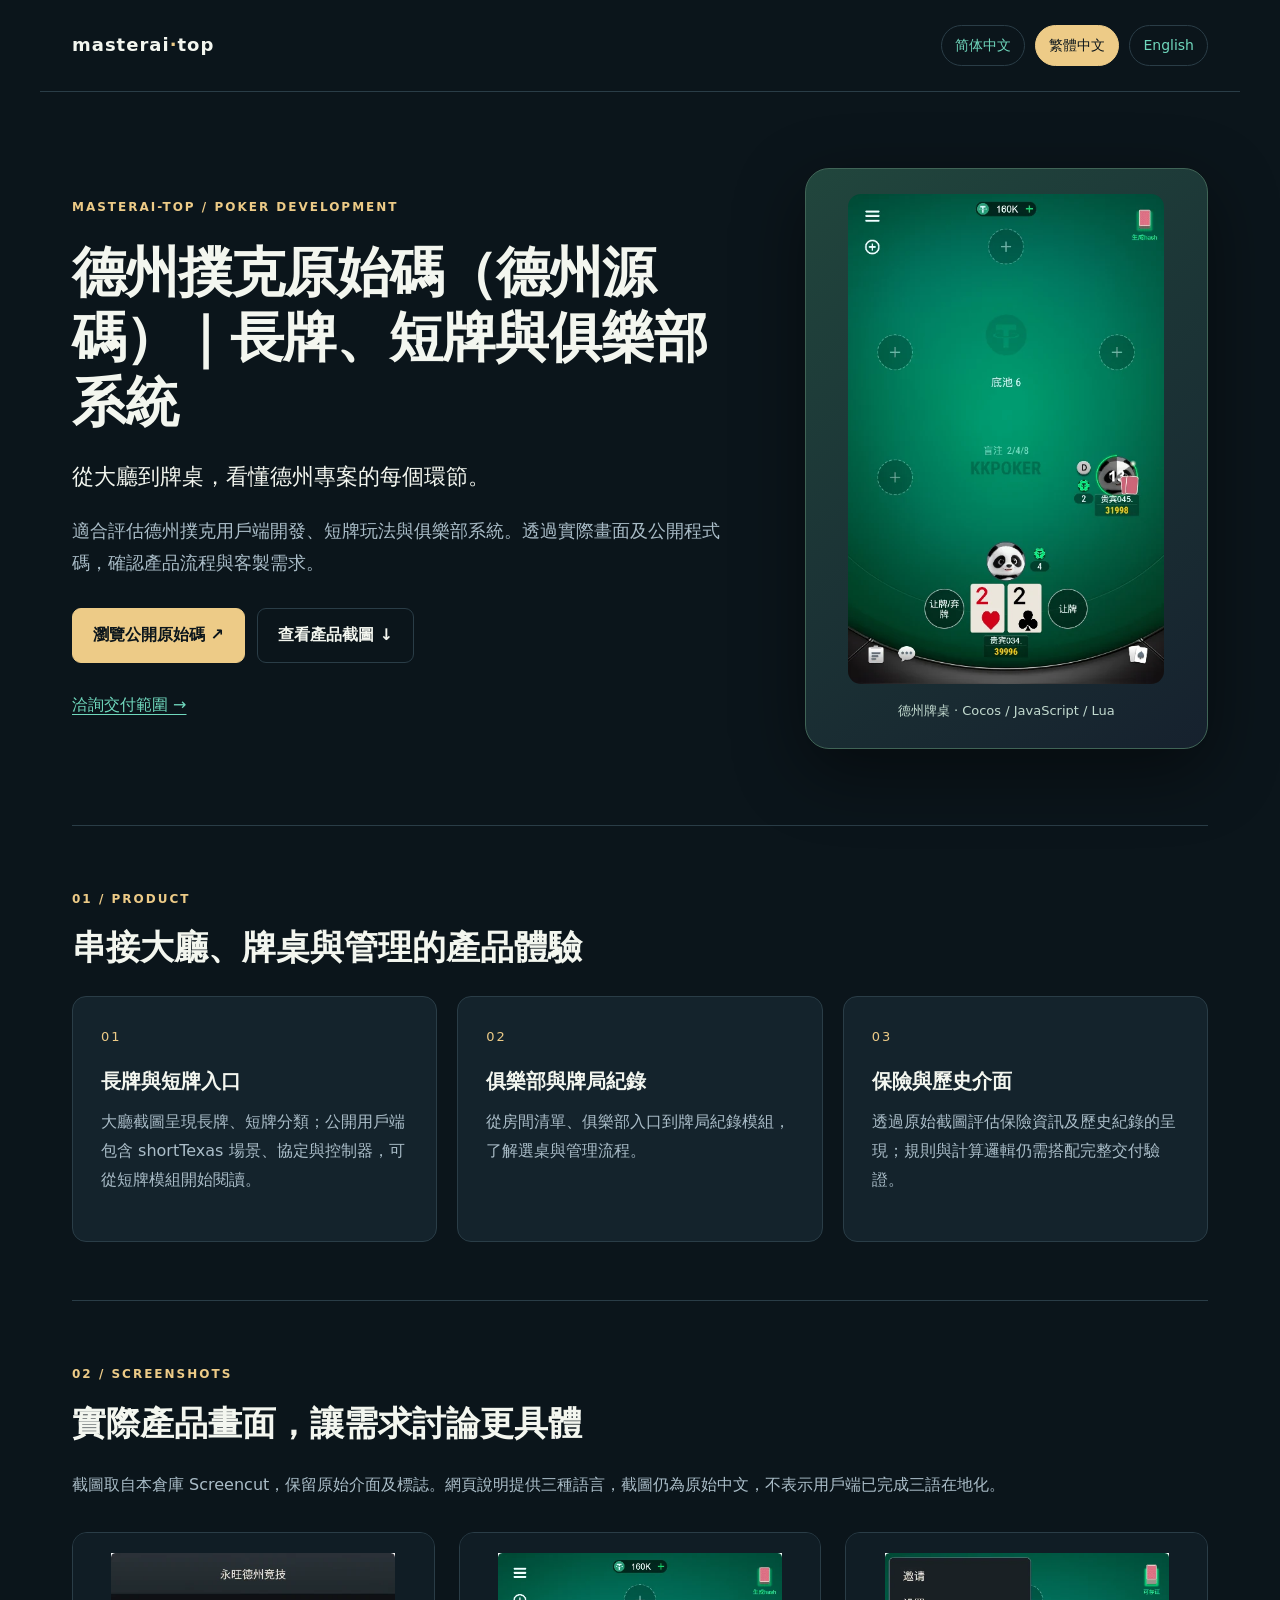
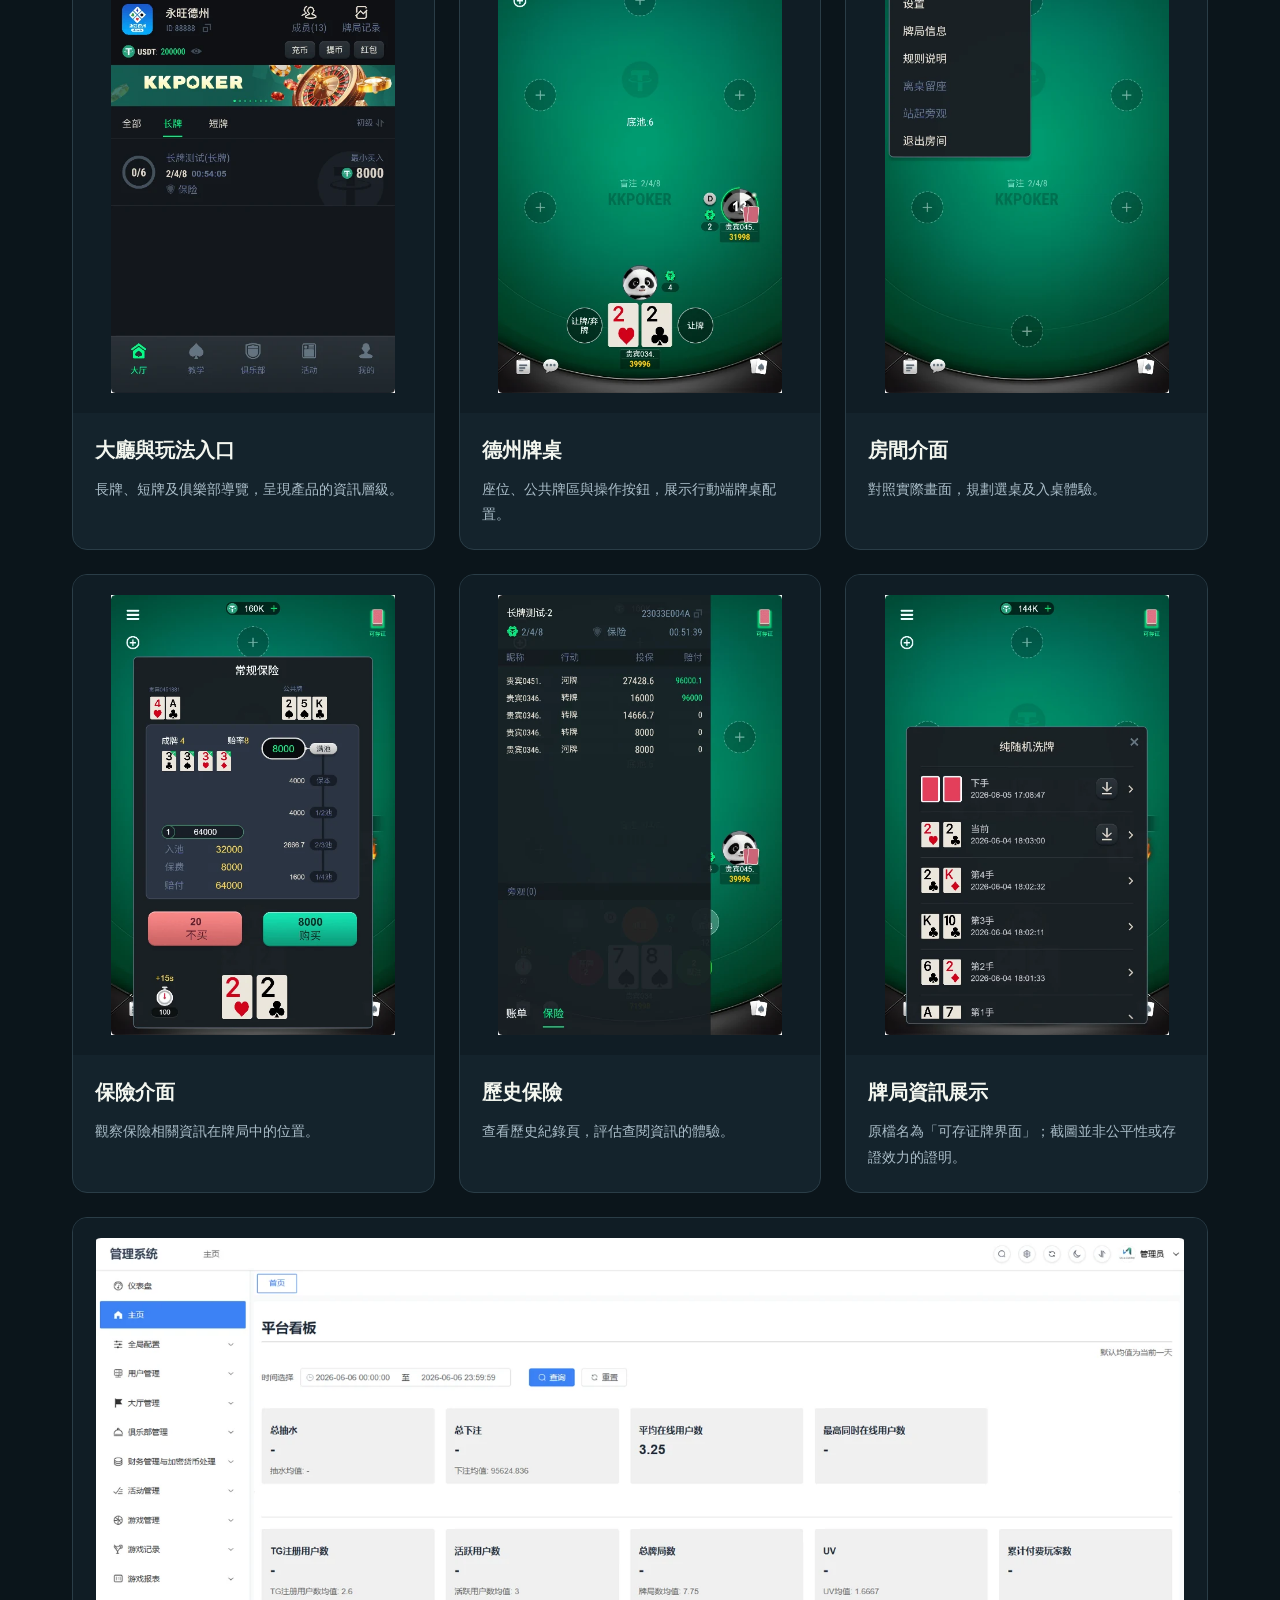
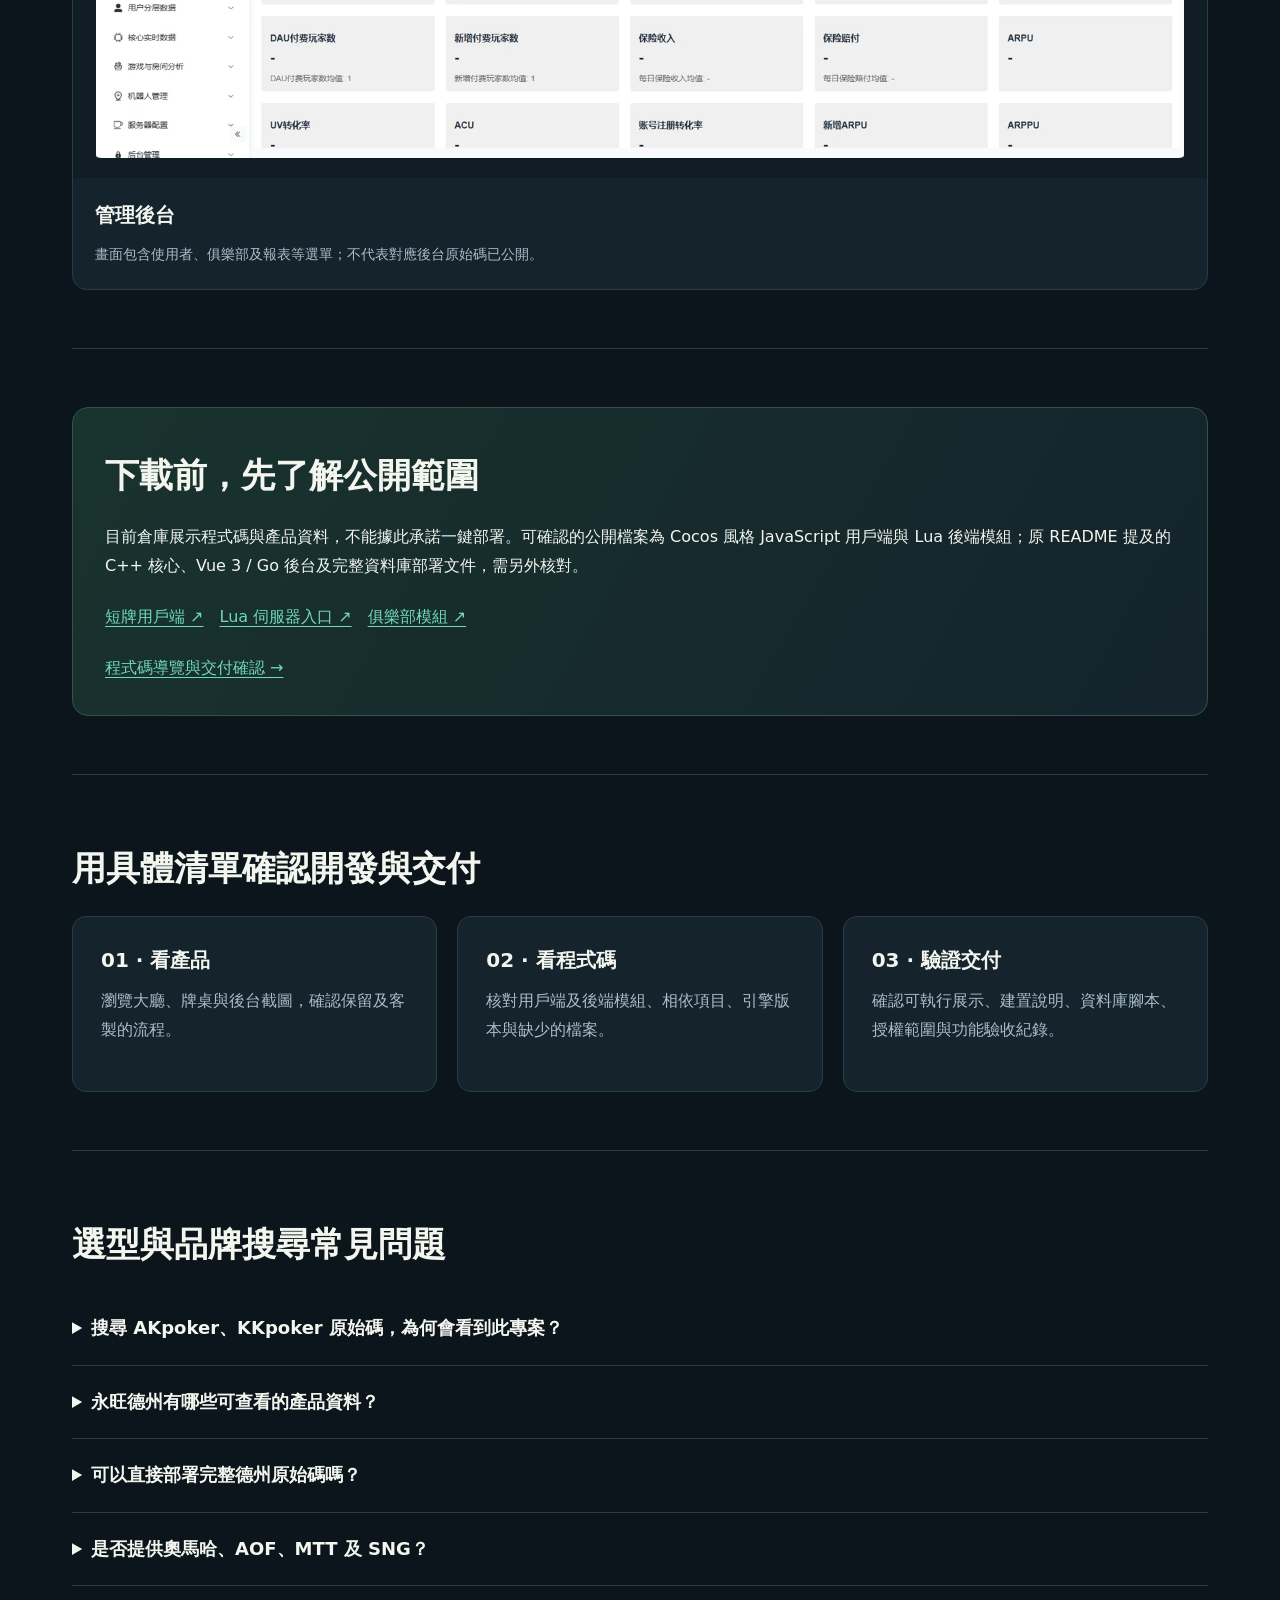
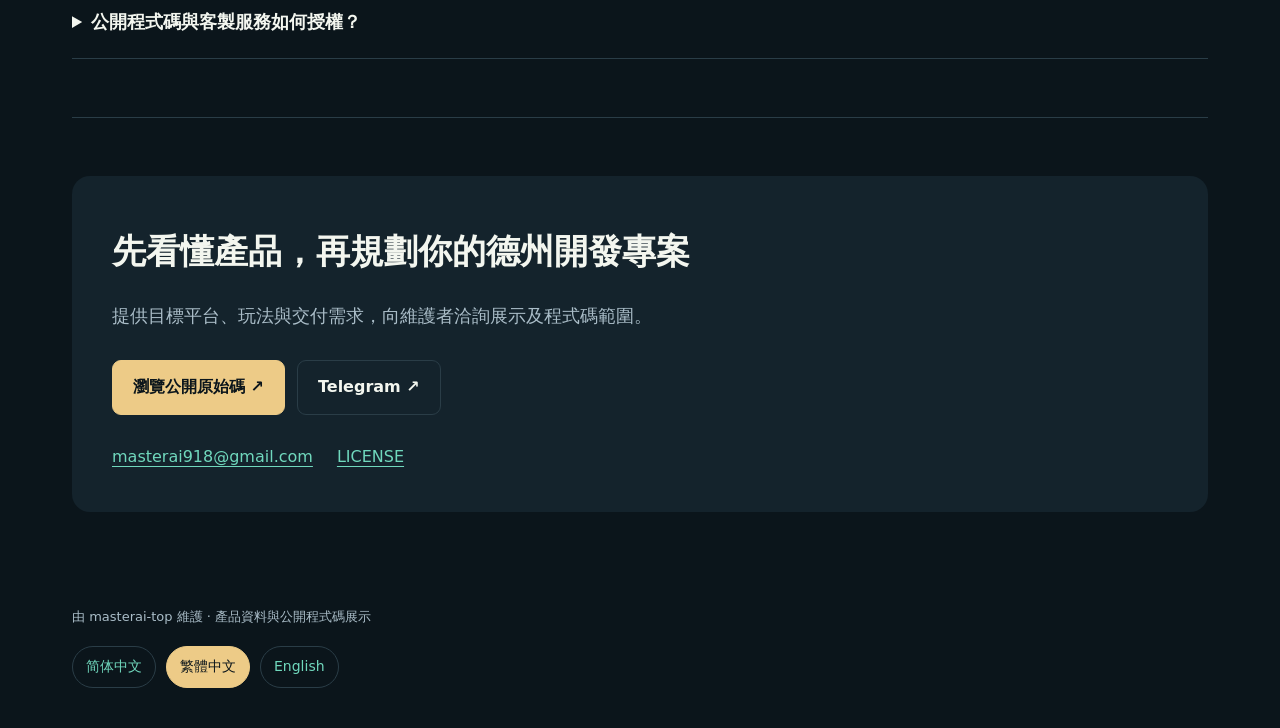
<file: docs/zh-tw/index.html>
<!doctype html>
<html lang="zh-Hant"><head><meta charset="utf-8"><meta name="viewport" content="width=device-width, initial-scale=1"><title>德州撲克原始碼（德州源碼）｜長牌、短牌與俱樂部系統 | masterai-top</title><meta name="description" content="瀏覽 masterai-top 德州撲克原始碼專案：Cocos/JavaScript 用戶端、Lua 伺服器模組，以及大廳、牌桌、保險與管理後台實際截圖。附公開程式碼導覽、交付確認說明及三語文件。"><meta name="robots" content="index,follow,max-image-preview:large"><link rel="canonical" href="https://masterai-top.github.io/Texas-Hold-em-Source-Code_AKpoker-Source-Code/zh-tw/">
<link rel="alternate" hreflang="zh-Hans" href="https://masterai-top.github.io/Texas-Hold-em-Source-Code_AKpoker-Source-Code/zh-cn/">
<link rel="alternate" hreflang="zh-Hant" href="https://masterai-top.github.io/Texas-Hold-em-Source-Code_AKpoker-Source-Code/zh-tw/">
<link rel="alternate" hreflang="en" href="https://masterai-top.github.io/Texas-Hold-em-Source-Code_AKpoker-Source-Code/en/"><link rel="alternate" hreflang="x-default" href="https://masterai-top.github.io/Texas-Hold-em-Source-Code_AKpoker-Source-Code/"><meta property="og:type" content="website"><meta property="og:title" content="德州撲克原始碼（德州源碼）｜長牌、短牌與俱樂部系統"><meta property="og:description" content="瀏覽 masterai-top 德州撲克原始碼專案：Cocos/JavaScript 用戶端、Lua 伺服器模組，以及大廳、牌桌、保險與管理後台實際截圖。附公開程式碼導覽、交付確認說明及三語文件。"><meta property="og:url" content="https://masterai-top.github.io/Texas-Hold-em-Source-Code_AKpoker-Source-Code/zh-tw/"><meta property="og:locale" content="zh_TW"><meta property="og:image" content="https://masterai-top.github.io/Texas-Hold-em-Source-Code_AKpoker-Source-Code/assets/social-preview.jpg"><meta name="twitter:card" content="summary_large_image"><meta name="twitter:title" content="德州撲克原始碼（德州源碼）｜長牌、短牌與俱樂部系統"><meta name="twitter:description" content="瀏覽 masterai-top 德州撲克原始碼專案：Cocos/JavaScript 用戶端、Lua 伺服器模組，以及大廳、牌桌、保險與管理後台實際截圖。附公開程式碼導覽、交付確認說明及三語文件。"><meta name="twitter:image" content="https://masterai-top.github.io/Texas-Hold-em-Source-Code_AKpoker-Source-Code/assets/social-preview.jpg"><link rel="stylesheet" href="../assets/style.css"><script type="application/ld+json">{"@context":"https://schema.org","@type":"WebPage","name":"德州撲克原始碼（德州源碼）｜長牌、短牌與俱樂部系統","description":"瀏覽 masterai-top 德州撲克原始碼專案：Cocos/JavaScript 用戶端、Lua 伺服器模組，以及大廳、牌桌、保險與管理後台實際截圖。附公開程式碼導覽、交付確認說明及三語文件。","url":"https://masterai-top.github.io/Texas-Hold-em-Source-Code_AKpoker-Source-Code/zh-tw/","inLanguage":"zh-Hant","isPartOf":{"@type":"WebSite","name":"masterai-top Poker Source","url":"https://masterai-top.github.io/Texas-Hold-em-Source-Code_AKpoker-Source-Code/"},"about":{"@type":"SoftwareSourceCode","name":"Texas-Hold-em-Source-Code_AKpoker-Source-Code","codeRepository":"https://github.com/masterai-top/Texas-Hold-em-Source-Code_AKpoker-Source-Code","programmingLanguage":["JavaScript","Lua"]}}</script></head><body><a class="skip" href="#main">查看產品截圖</a><header><a class="brand" href="../index.html">masterai<span>·</span>top</a><nav aria-label="Language"><a href="../zh-cn/index.html" lang="zh-Hans">简体中文</a><a href="../zh-tw/index.html" lang="zh-Hant" aria-current="page">繁體中文</a><a href="../en/index.html" lang="en">English</a></nav></header><main id="main"><section class="hero"><div><div class="eyebrow">MASTERAI-TOP / POKER DEVELOPMENT</div><h1>德州撲克原始碼（德州源碼）｜長牌、短牌與俱樂部系統</h1><p class="tagline">從大廳到牌桌，看懂德州專案的每個環節。</p><p class="lead">適合評估德州撲克用戶端開發、短牌玩法與俱樂部系統。透過實際畫面及公開程式碼，確認產品流程與客製需求。</p><div class="actions"><a class="button" href="https://github.com/masterai-top/Texas-Hold-em-Source-Code_AKpoker-Source-Code">瀏覽公開原始碼 ↗</a><a class="button secondary" href="#screenshots">查看產品截圖 ↓</a></div><a href="#contact">洽詢交付範圍 →</a></div><figure class="hero-media"><img src="../assets/screenshots/table.webp" width="492" height="762" fetchpriority="high" alt="德州牌桌"><figcaption>德州牌桌 · Cocos / JavaScript / Lua</figcaption></figure></section><section class="section"><span class="eyebrow">01 / PRODUCT</span><h2>串接大廳、牌桌與管理的產品體驗</h2><div class="cards"><article class="card"><span class="num">01</span><h3>長牌與短牌入口</h3><p>大廳截圖呈現長牌、短牌分類；公開用戶端包含 shortTexas 場景、協定與控制器，可從短牌模組開始閱讀。</p></article><article class="card"><span class="num">02</span><h3>俱樂部與牌局紀錄</h3><p>從房間清單、俱樂部入口到牌局紀錄模組，了解選桌與管理流程。</p></article><article class="card"><span class="num">03</span><h3>保險與歷史介面</h3><p>透過原始截圖評估保險資訊及歷史紀錄的呈現；規則與計算邏輯仍需搭配完整交付驗證。</p></article></div></section><section class="section" id="screenshots"><span class="eyebrow">02 / SCREENSHOTS</span><h2>實際產品畫面，讓需求討論更具體</h2><p class="note">截圖取自本倉庫 Screencut，保留原始介面及標誌。網頁說明提供三種語言，截圖仍為原始中文，不表示用戶端已完成三語在地化。</p><div class="gallery"><figure class="shot"><a href="../assets/screenshots/lobby.webp"><img src="../assets/screenshots/lobby.webp" alt="大廳與玩法入口 — 長牌、短牌及俱樂部導覽，呈現產品的資訊層級。" loading="lazy" decoding="async" width="492" height="762"></a><figcaption><h3>大廳與玩法入口</h3><p>長牌、短牌及俱樂部導覽，呈現產品的資訊層級。</p></figcaption></figure>
<figure class="shot"><a href="../assets/screenshots/table.webp"><img src="../assets/screenshots/table.webp" alt="德州牌桌 — 座位、公共牌區與操作按鈕，展示行動端牌桌配置。" loading="lazy" decoding="async" width="492" height="762"></a><figcaption><h3>德州牌桌</h3><p>座位、公共牌區與操作按鈕，展示行動端牌桌配置。</p></figcaption></figure>
<figure class="shot"><a href="../assets/screenshots/room.webp"><img src="../assets/screenshots/room.webp" alt="房間介面 — 對照實際畫面，規劃選桌及入桌體驗。" loading="lazy" decoding="async" width="492" height="762"></a><figcaption><h3>房間介面</h3><p>對照實際畫面，規劃選桌及入桌體驗。</p></figcaption></figure>
<figure class="shot"><a href="../assets/screenshots/insurance.webp"><img src="../assets/screenshots/insurance.webp" alt="保險介面 — 觀察保險相關資訊在牌局中的位置。" loading="lazy" decoding="async" width="492" height="762"></a><figcaption><h3>保險介面</h3><p>觀察保險相關資訊在牌局中的位置。</p></figcaption></figure>
<figure class="shot"><a href="../assets/screenshots/insurance-history.webp"><img src="../assets/screenshots/insurance-history.webp" alt="歷史保險 — 查看歷史紀錄頁，評估查閱資訊的體驗。" loading="lazy" decoding="async" width="492" height="762"></a><figcaption><h3>歷史保險</h3><p>查看歷史紀錄頁，評估查閱資訊的體驗。</p></figcaption></figure>
<figure class="shot"><a href="../assets/screenshots/hand-record.webp"><img src="../assets/screenshots/hand-record.webp" alt="牌局資訊展示 — 原檔名為「可存证牌界面」；截圖並非公平性或存證效力的證明。" loading="lazy" decoding="async" width="492" height="762"></a><figcaption><h3>牌局資訊展示</h3><p>原檔名為「可存证牌界面」；截圖並非公平性或存證效力的證明。</p></figcaption></figure>
<figure class="shot wide"><a href="../assets/screenshots/admin.webp"><img src="../assets/screenshots/admin.webp" alt="管理後台 — 畫面包含使用者、俱樂部及報表等選單；不代表對應後台原始碼已公開。" loading="lazy" decoding="async" width="1600" height="765"></a><figcaption><h3>管理後台</h3><p>畫面包含使用者、俱樂部及報表等選單；不代表對應後台原始碼已公開。</p></figcaption></figure></div></section><section class="section"><div class="scope"><h2>下載前，先了解公開範圍</h2><p>目前倉庫展示程式碼與產品資料，不能據此承諾一鍵部署。可確認的公開檔案為 Cocos 風格 JavaScript 用戶端與 Lua 後端模組；原 README 提及的 C++ 核心、Vue 3 / Go 後台及完整資料庫部署文件，需另外核對。</p><div class="source-links"><a href="https://github.com/masterai-top/Texas-Hold-em-Source-Code_AKpoker-Source-Code/tree/main/前端/Script/shortTexas">短牌用戶端 ↗</a><a href="https://github.com/masterai-top/Texas-Hold-em-Source-Code_AKpoker-Source-Code/tree/main/后端/main.lua">Lua 伺服器入口 ↗</a><a href="https://github.com/masterai-top/Texas-Hold-em-Source-Code_AKpoker-Source-Code/tree/main/后端/Club">俱樂部模組 ↗</a></div><a href="https://github.com/masterai-top/Texas-Hold-em-Source-Code_AKpoker-Source-Code/blob/main/PROJECT_GUIDE.zh-tw.md">程式碼導覽與交付確認 →</a></div></section><section class="section"><h2>用具體清單確認開發與交付</h2><div class="steps"><article class="step"><h3>01 · 看產品</h3><p>瀏覽大廳、牌桌與後台截圖，確認保留及客製的流程。</p></article><article class="step"><h3>02 · 看程式碼</h3><p>核對用戶端及後端模組、相依項目、引擎版本與缺少的檔案。</p></article><article class="step"><h3>03 · 驗證交付</h3><p>確認可執行展示、建置說明、資料庫腳本、授權範圍與功能驗收紀錄。</p></article></div></section><section class="section faq"><h2>選型與品牌搜尋常見問題</h2><details><summary>搜尋 AKpoker、KKpoker 原始碼，為何會看到此專案？</summary><p>倉庫名稱包含 AKpoker，原始截圖中出現 KKPOKER 標誌。這些資訊不足以證明本倉庫是 AKpoker 或 KKpoker 官方原始碼，也不能證明授權、合作或實際採用關係。</p></details><details><summary>永旺德州有哪些可查看的產品資料？</summary><p>本倉庫大廳截圖可見「永旺德州」名稱，並提供長牌、短牌入口、牌桌、保險與管理後台圖片。可用於評估產品流程，但截圖本身不證明品牌權屬、線上版本一致性或完整程式碼交付範圍。</p></details><details><summary>可以直接部署完整德州原始碼嗎？</summary><p>尚未驗證完整建置與部署流程。請先閱讀程式碼導覽，並向維護者確認完整專案、執行相依項目、資料庫與部署說明。</p></details><details><summary>是否提供奧馬哈、AOF、MTT 及 SNG？</summary><p>原 README 提及這些玩法，但目前公開檔案不足以驗證其完整可用性。需要這些功能時，請確認對應展示與交付清單。</p></details><details><summary>公開程式碼與客製服務如何授權？</summary><p>目前 LICENSE 包含 MIT 授權文字。公開程式碼以該檔案及權利範圍為準；未公開專案、美術、品牌素材及客製服務需另行確認。</p></details></section><section class="section" id="contact"><div class="closing"><h2>先看懂產品，再規劃你的德州開發專案</h2><p class="lead">提供目標平台、玩法與交付需求，向維護者洽詢展示及程式碼範圍。</p><div class="actions"><a class="button" href="https://github.com/masterai-top/Texas-Hold-em-Source-Code_AKpoker-Source-Code">瀏覽公開原始碼 ↗</a><a class="button secondary" href="https://t.me/xuzongbin001">Telegram ↗</a></div><div class="contact"><a href="mailto:masterai918@gmail.com">masterai918@gmail.com</a><a href="https://github.com/masterai-top/Texas-Hold-em-Source-Code_AKpoker-Source-Code/blob/main/LICENSE">LICENSE</a></div></div></section></main><footer><p>由 masterai-top 維護 · 產品資料與公開程式碼展示</p><nav aria-label="Language"><a href="../zh-cn/index.html" lang="zh-Hans">简体中文</a><a href="../zh-tw/index.html" lang="zh-Hant" aria-current="page">繁體中文</a><a href="../en/index.html" lang="en">English</a></nav></footer></body></html>
</file>
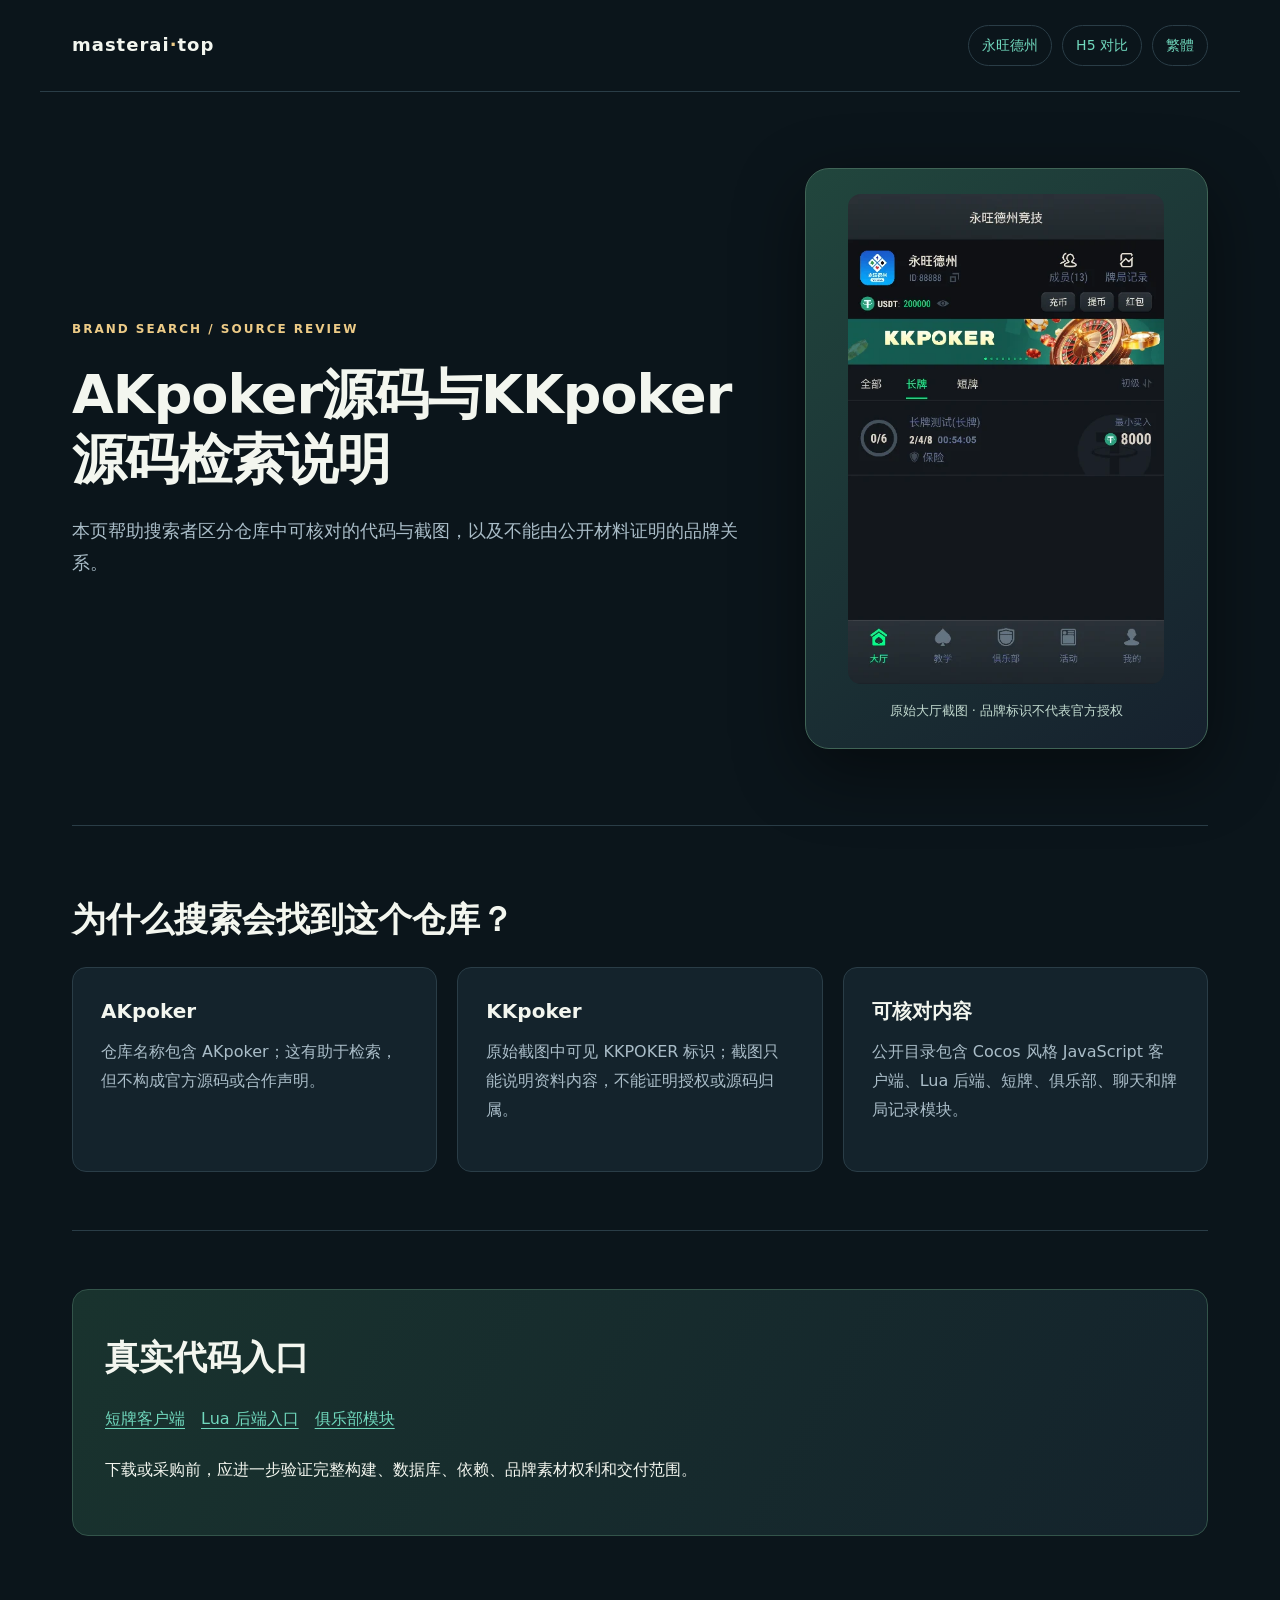
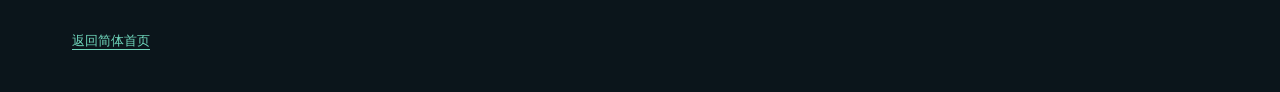
<file: docs/zh-cn/akpoker-kkpoker-source-code.html>
<!doctype html><html lang="zh-Hans"><head><meta charset="utf-8"><meta name="viewport" content="width=device-width,initial-scale=1"><title>AKpoker源码与KKpoker源码检索说明｜德州扑克项目资料</title><meta name="description" content="说明 AKpoker源码、KKpoker源码搜索与本仓库公开内容的关系，核对 Cocos/JavaScript 客户端、Lua 后端、产品截图及品牌边界。"><meta name="robots" content="index,follow,max-image-preview:large"><link rel="canonical" href="https://masterai-top.github.io/Texas-Hold-em-Source-Code_AKpoker-Source-Code/zh-cn/akpoker-kkpoker-source-code.html"><link rel="alternate" hreflang="zh-Hans" href="https://masterai-top.github.io/Texas-Hold-em-Source-Code_AKpoker-Source-Code/zh-cn/akpoker-kkpoker-source-code.html"><link rel="alternate" hreflang="zh-Hant" href="https://masterai-top.github.io/Texas-Hold-em-Source-Code_AKpoker-Source-Code/zh-tw/akpoker-kkpoker-source-code.html"><link rel="alternate" hreflang="x-default" href="https://masterai-top.github.io/Texas-Hold-em-Source-Code_AKpoker-Source-Code/zh-cn/akpoker-kkpoker-source-code.html"><link rel="stylesheet" href="../assets/style.css"></head><body><header><a class="brand" href="index.html">masterai<span>·</span>top</a><nav><a href="yongwang-texas-holdem-source-code.html">永旺德州</a><a href="h5-texas-holdem-comparison.html">H5 对比</a><a href="../zh-tw/akpoker-kkpoker-source-code.html">繁體</a></nav></header><main><section class="hero"><div><div class="eyebrow">BRAND SEARCH / SOURCE REVIEW</div><h1>AKpoker源码与KKpoker源码检索说明</h1><p class="lead">本页帮助搜索者区分仓库中可核对的代码与截图，以及不能由公开材料证明的品牌关系。</p></div><figure class="hero-media"><img src="../assets/screenshots/lobby.webp" alt="出现永旺德州与扑克玩法入口的原始大厅截图"><figcaption>原始大厅截图 · 品牌标识不代表官方授权</figcaption></figure></section><section class="section"><h2>为什么搜索会找到这个仓库？</h2><div class="cards"><article class="card"><h3>AKpoker</h3><p>仓库名称包含 AKpoker；这有助于检索，但不构成官方源码或合作声明。</p></article><article class="card"><h3>KKpoker</h3><p>原始截图中可见 KKPOKER 标识；截图只能说明资料内容，不能证明授权或源码归属。</p></article><article class="card"><h3>可核对内容</h3><p>公开目录包含 Cocos 风格 JavaScript 客户端、Lua 后端、短牌、俱乐部、聊天和牌局记录模块。</p></article></div></section><section class="section"><div class="scope"><h2>真实代码入口</h2><div class="source-links"><a href="https://github.com/masterai-top/Texas-Hold-em-Source-Code_AKpoker-Source-Code/tree/main/前端/Script/shortTexas">短牌客户端</a><a href="https://github.com/masterai-top/Texas-Hold-em-Source-Code_AKpoker-Source-Code/blob/main/后端/main.lua">Lua 后端入口</a><a href="https://github.com/masterai-top/Texas-Hold-em-Source-Code_AKpoker-Source-Code/tree/main/后端/Club">俱乐部模块</a></div><p>下载或采购前，应进一步验证完整构建、数据库、依赖、品牌素材权利和交付范围。</p></div></section></main><footer><a href="index.html">返回简体首页</a></footer></body></html>
</file>
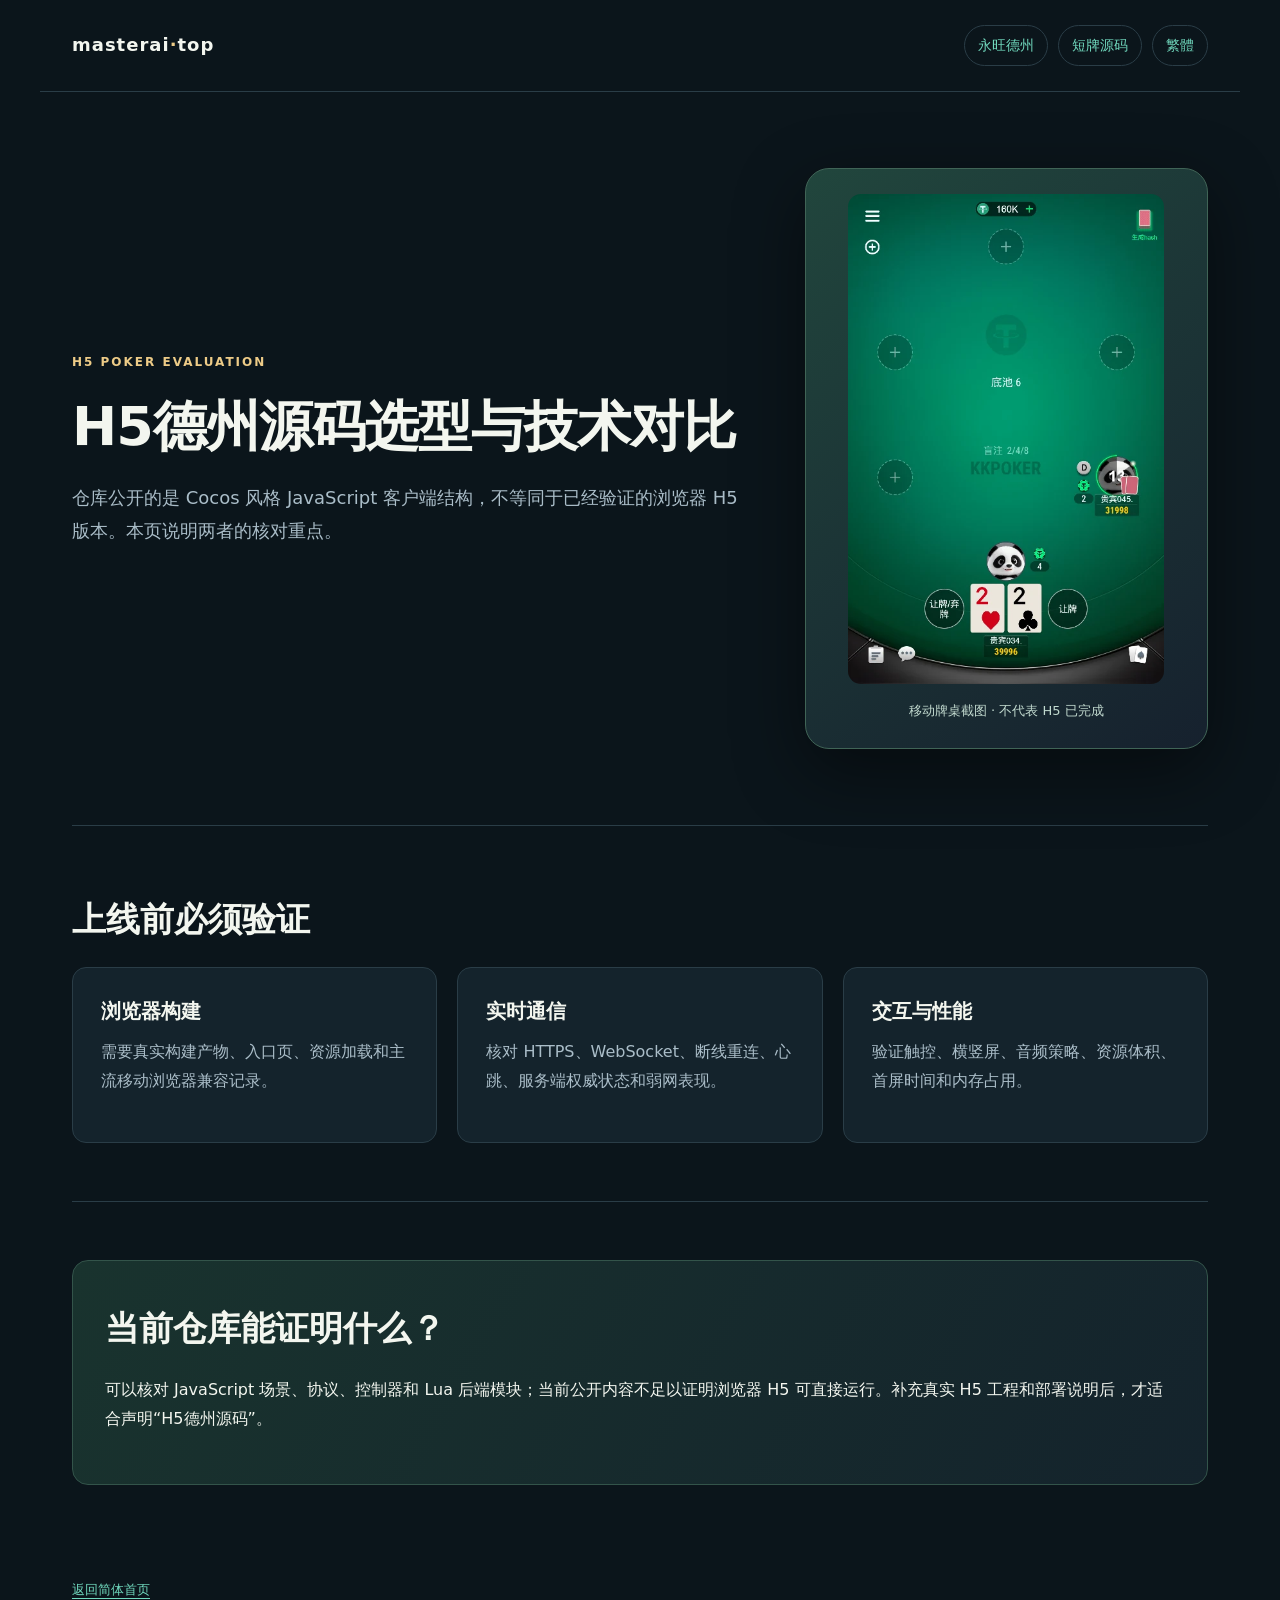
<file: docs/zh-cn/h5-texas-holdem-comparison.html>
<!doctype html><html lang="zh-Hans"><head><meta charset="utf-8"><meta name="viewport" content="width=device-width,initial-scale=1"><title>H5德州源码选型｜浏览器H5与Cocos JavaScript客户端对比</title><meta name="description" content="H5德州技术选型说明：对比浏览器 H5 与仓库中的 Cocos 风格 JavaScript 客户端，列出构建、WebSocket、触控、资源和部署验收要点。"><meta name="robots" content="index,follow,max-image-preview:large"><link rel="canonical" href="https://masterai-top.github.io/Texas-Hold-em-Source-Code_AKpoker-Source-Code/zh-cn/h5-texas-holdem-comparison.html"><link rel="alternate" hreflang="zh-Hans" href="https://masterai-top.github.io/Texas-Hold-em-Source-Code_AKpoker-Source-Code/zh-cn/h5-texas-holdem-comparison.html"><link rel="alternate" hreflang="zh-Hant" href="https://masterai-top.github.io/Texas-Hold-em-Source-Code_AKpoker-Source-Code/zh-tw/h5-texas-holdem-comparison.html"><link rel="alternate" hreflang="x-default" href="https://masterai-top.github.io/Texas-Hold-em-Source-Code_AKpoker-Source-Code/zh-cn/h5-texas-holdem-comparison.html"><link rel="stylesheet" href="../assets/style.css"></head><body><header><a class="brand" href="index.html">masterai<span>·</span>top</a><nav><a href="yongwang-texas-holdem-source-code.html">永旺德州</a><a href="short-deck-poker-source-code.html">短牌源码</a><a href="../zh-tw/h5-texas-holdem-comparison.html">繁體</a></nav></header><main><section class="hero"><div><div class="eyebrow">H5 POKER EVALUATION</div><h1>H5德州源码选型与技术对比</h1><p class="lead">仓库公开的是 Cocos 风格 JavaScript 客户端结构，不等同于已经验证的浏览器 H5 版本。本页说明两者的核对重点。</p></div><figure class="hero-media"><img src="../assets/screenshots/table.webp" alt="用于H5德州技术选型参考的移动牌桌截图"><figcaption>移动牌桌截图 · 不代表 H5 已完成</figcaption></figure></section><section class="section"><h2>上线前必须验证</h2><div class="cards"><article class="card"><h3>浏览器构建</h3><p>需要真实构建产物、入口页、资源加载和主流移动浏览器兼容记录。</p></article><article class="card"><h3>实时通信</h3><p>核对 HTTPS、WebSocket、断线重连、心跳、服务端权威状态和弱网表现。</p></article><article class="card"><h3>交互与性能</h3><p>验证触控、横竖屏、音频策略、资源体积、首屏时间和内存占用。</p></article></div></section><section class="section"><div class="scope"><h2>当前仓库能证明什么？</h2><p>可以核对 JavaScript 场景、协议、控制器和 Lua 后端模块；当前公开内容不足以证明浏览器 H5 可直接运行。补充真实 H5 工程和部署说明后，才适合声明“H5德州源码”。</p></div></section></main><footer><a href="index.html">返回简体首页</a></footer></body></html>
</file>
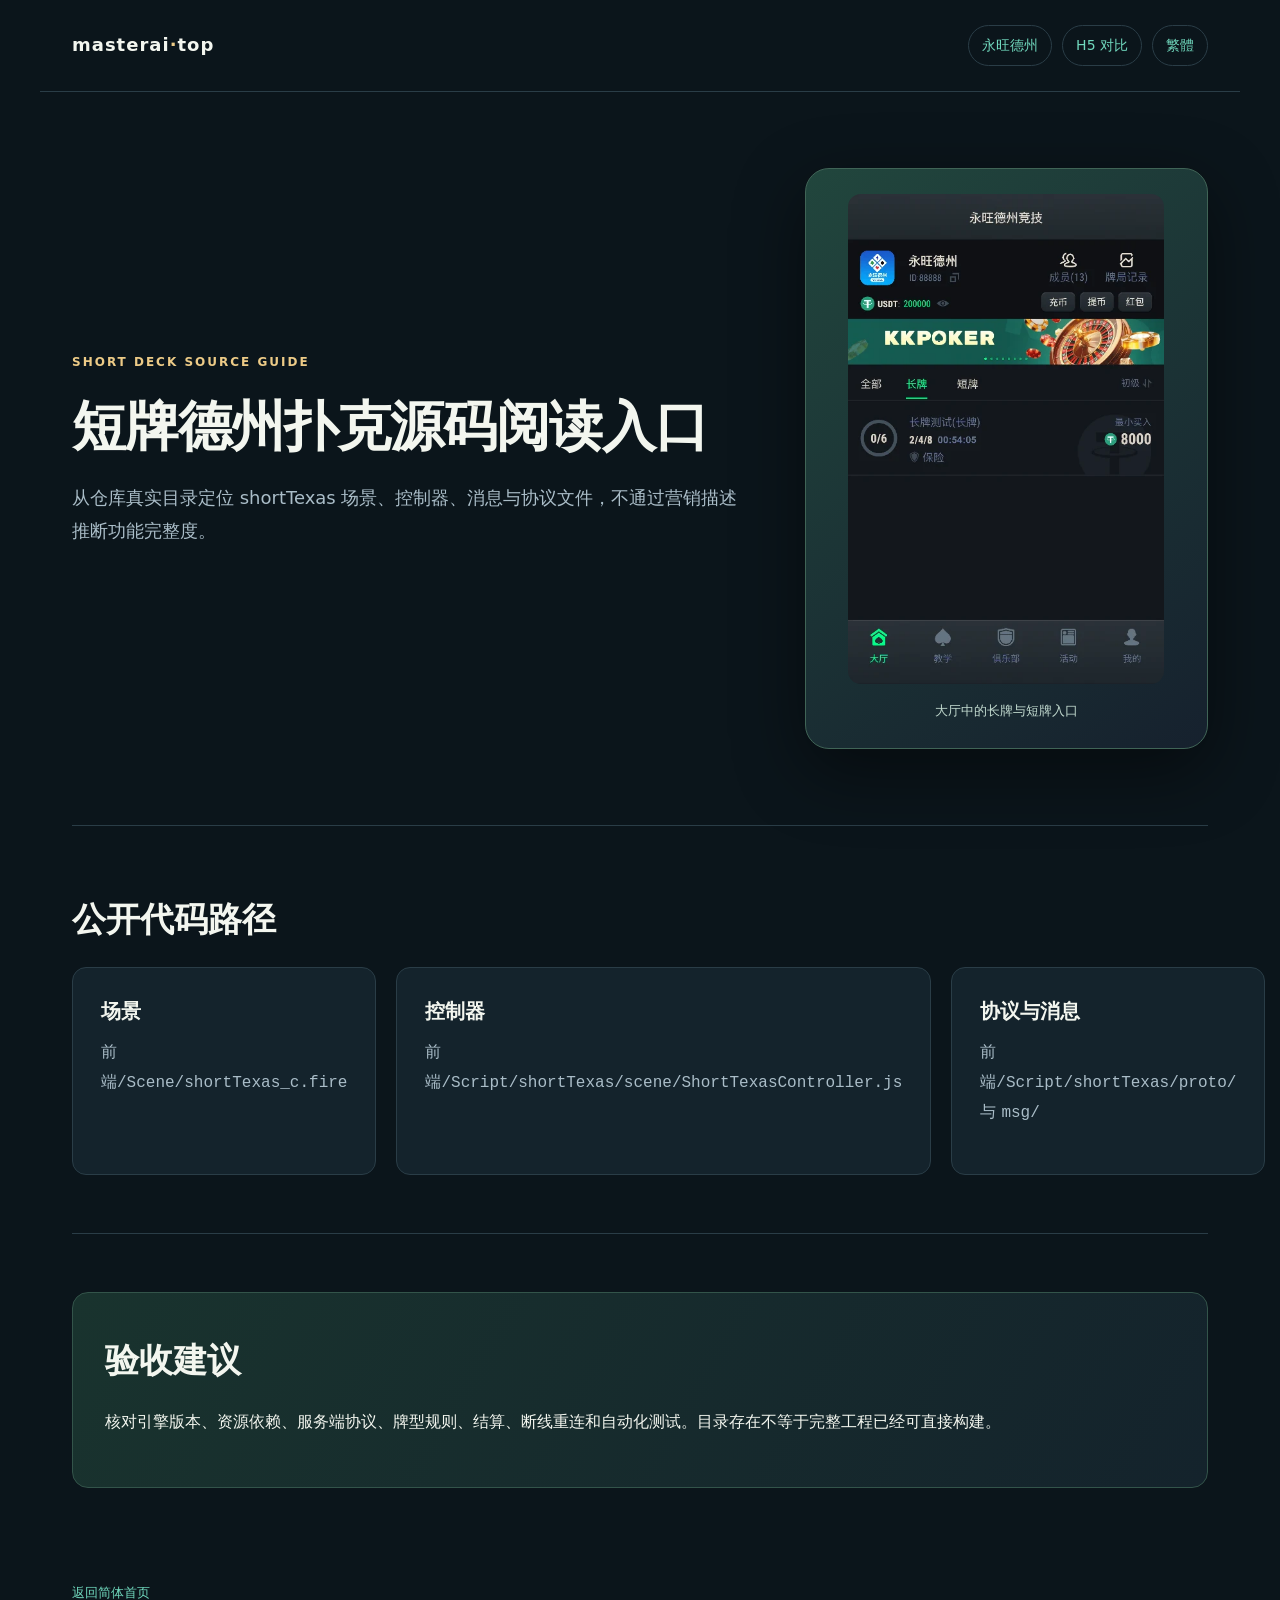
<file: docs/zh-cn/short-deck-poker-source-code.html>
<!doctype html><html lang="zh-Hans"><head><meta charset="utf-8"><meta name="viewport" content="width=device-width,initial-scale=1"><title>短牌德州扑克源码入口｜Cocos JavaScript场景、协议与控制器</title><meta name="description" content="短牌德州扑克源码阅读入口，定位 shortTexas 场景、JavaScript 控制器、消息和协议文件，并说明运行与交付验收范围。"><meta name="robots" content="index,follow,max-image-preview:large"><link rel="canonical" href="https://masterai-top.github.io/Texas-Hold-em-Source-Code_AKpoker-Source-Code/zh-cn/short-deck-poker-source-code.html"><link rel="alternate" hreflang="zh-Hans" href="https://masterai-top.github.io/Texas-Hold-em-Source-Code_AKpoker-Source-Code/zh-cn/short-deck-poker-source-code.html"><link rel="alternate" hreflang="zh-Hant" href="https://masterai-top.github.io/Texas-Hold-em-Source-Code_AKpoker-Source-Code/zh-tw/short-deck-poker-source-code.html"><link rel="alternate" hreflang="x-default" href="https://masterai-top.github.io/Texas-Hold-em-Source-Code_AKpoker-Source-Code/zh-cn/short-deck-poker-source-code.html"><link rel="stylesheet" href="../assets/style.css"></head><body><header><a class="brand" href="index.html">masterai<span>·</span>top</a><nav><a href="yongwang-texas-holdem-source-code.html">永旺德州</a><a href="h5-texas-holdem-comparison.html">H5 对比</a><a href="../zh-tw/short-deck-poker-source-code.html">繁體</a></nav></header><main><section class="hero"><div><div class="eyebrow">SHORT DECK SOURCE GUIDE</div><h1>短牌德州扑克源码阅读入口</h1><p class="lead">从仓库真实目录定位 shortTexas 场景、控制器、消息与协议文件，不通过营销描述推断功能完整度。</p></div><figure class="hero-media"><img src="../assets/screenshots/lobby.webp" alt="包含长牌和短牌入口的德州扑克大厅"><figcaption>大厅中的长牌与短牌入口</figcaption></figure></section><section class="section"><h2>公开代码路径</h2><div class="cards"><article class="card"><h3>场景</h3><p><code>前端/Scene/shortTexas_c.fire</code></p></article><article class="card"><h3>控制器</h3><p><code>前端/Script/shortTexas/scene/ShortTexasController.js</code></p></article><article class="card"><h3>协议与消息</h3><p><code>前端/Script/shortTexas/proto/</code> 与 <code>msg/</code></p></article></div></section><section class="section"><div class="scope"><h2>验收建议</h2><p>核对引擎版本、资源依赖、服务端协议、牌型规则、结算、断线重连和自动化测试。目录存在不等于完整工程已经可直接构建。</p></div></section></main><footer><a href="index.html">返回简体首页</a></footer></body></html>
</file>
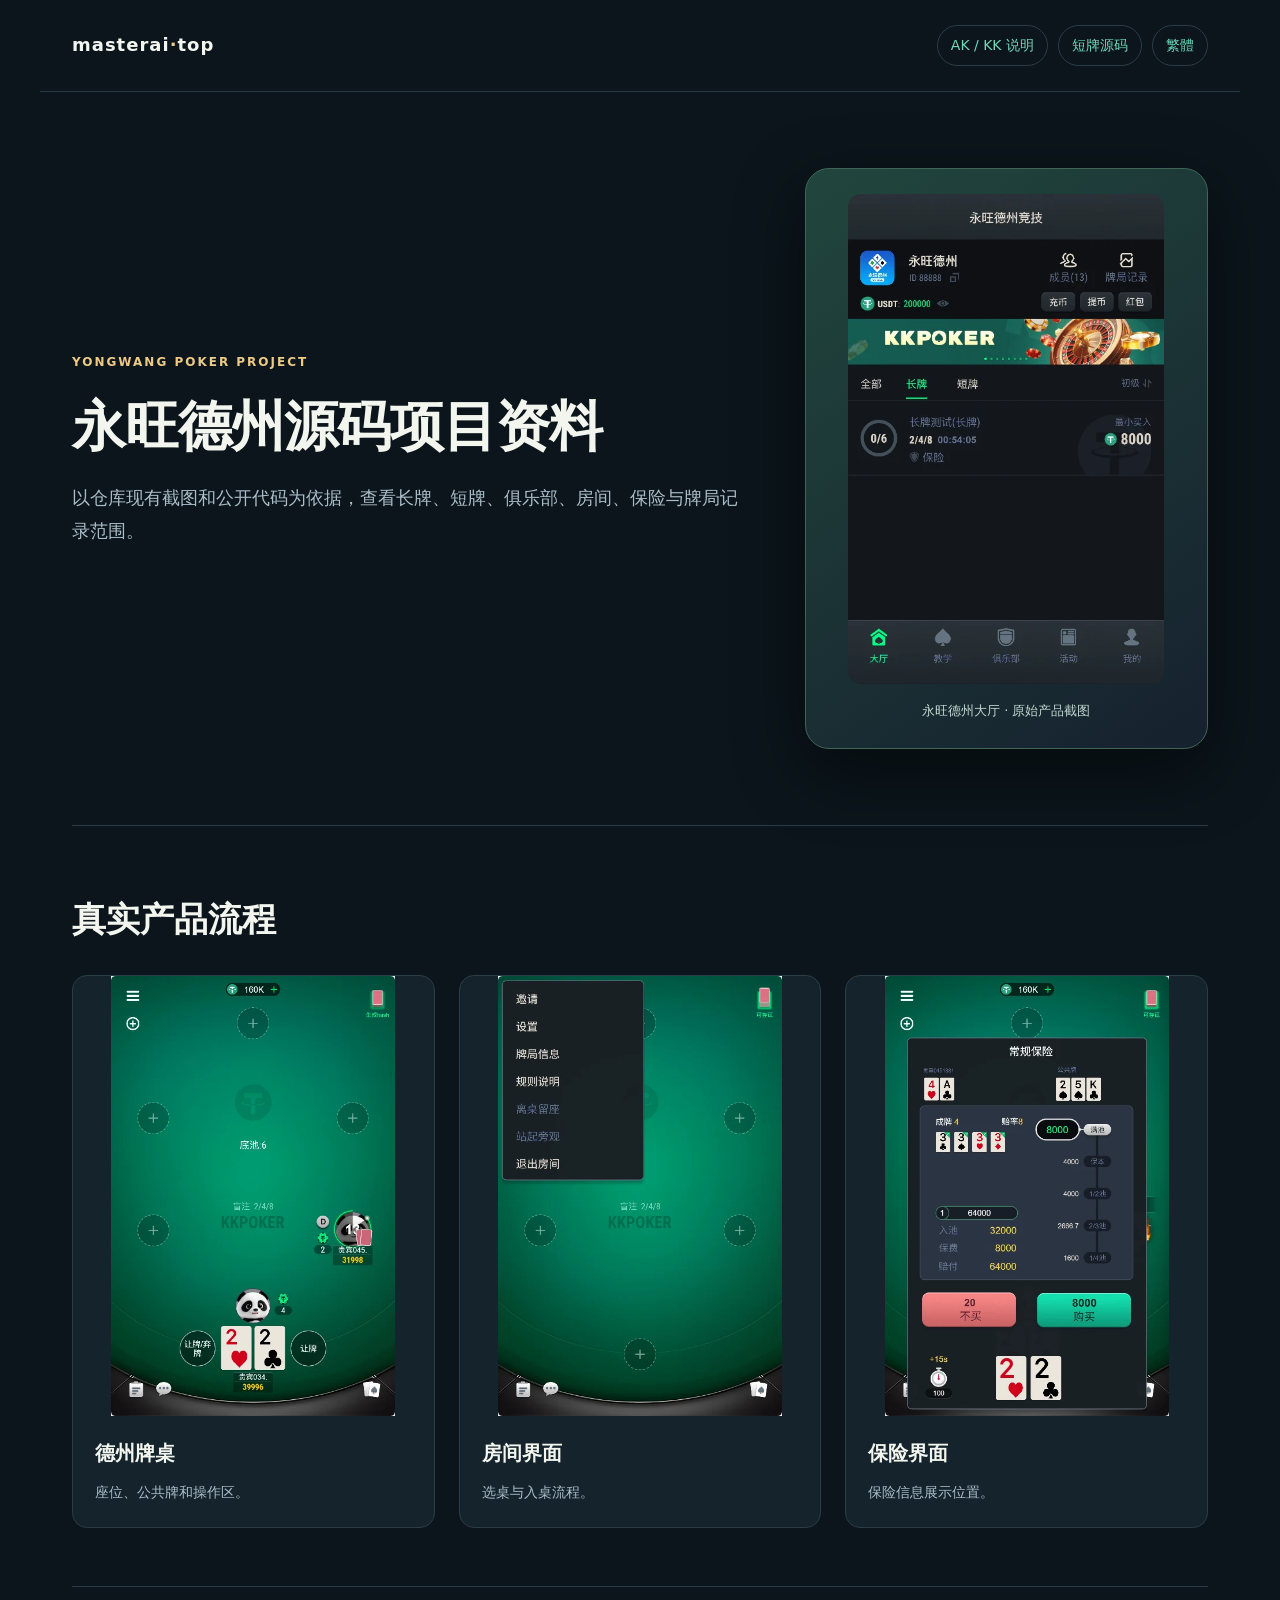
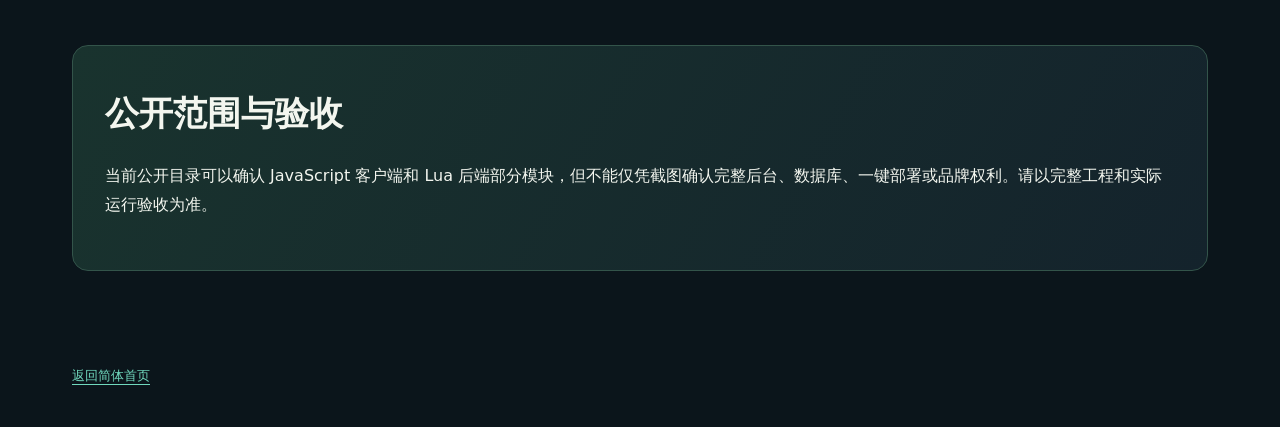
<file: docs/zh-cn/yongwang-texas-holdem-source-code.html>
<!doctype html><html lang="zh-Hans"><head><meta charset="utf-8"><meta name="viewport" content="width=device-width,initial-scale=1"><title>永旺德州源码项目资料｜长牌、短牌、俱乐部与保险</title><meta name="description" content="查看永旺德州项目公开资料：大厅、牌桌、房间、保险和后台真实截图，以及 Cocos/JavaScript 客户端与 Lua 后端代码入口。"><meta name="robots" content="index,follow,max-image-preview:large"><link rel="canonical" href="https://masterai-top.github.io/Texas-Hold-em-Source-Code_AKpoker-Source-Code/zh-cn/yongwang-texas-holdem-source-code.html"><link rel="alternate" hreflang="zh-Hans" href="https://masterai-top.github.io/Texas-Hold-em-Source-Code_AKpoker-Source-Code/zh-cn/yongwang-texas-holdem-source-code.html"><link rel="alternate" hreflang="zh-Hant" href="https://masterai-top.github.io/Texas-Hold-em-Source-Code_AKpoker-Source-Code/zh-tw/yongwang-texas-holdem-source-code.html"><link rel="alternate" hreflang="x-default" href="https://masterai-top.github.io/Texas-Hold-em-Source-Code_AKpoker-Source-Code/zh-cn/yongwang-texas-holdem-source-code.html"><link rel="stylesheet" href="../assets/style.css"></head><body><header><a class="brand" href="index.html">masterai<span>·</span>top</a><nav><a href="akpoker-kkpoker-source-code.html">AK / KK 说明</a><a href="short-deck-poker-source-code.html">短牌源码</a><a href="../zh-tw/yongwang-texas-holdem-source-code.html">繁體</a></nav></header><main><section class="hero"><div><div class="eyebrow">YONGWANG POKER PROJECT</div><h1>永旺德州源码项目资料</h1><p class="lead">以仓库现有截图和公开代码为依据，查看长牌、短牌、俱乐部、房间、保险与牌局记录范围。</p></div><figure class="hero-media"><img src="../assets/screenshots/lobby.webp" alt="永旺德州大厅与长牌短牌入口"><figcaption>永旺德州大厅 · 原始产品截图</figcaption></figure></section><section class="section"><h2>真实产品流程</h2><div class="gallery"><figure class="shot"><img src="../assets/screenshots/table.webp" alt="永旺德州移动端牌桌"><figcaption><h3>德州牌桌</h3><p>座位、公共牌和操作区。</p></figcaption></figure><figure class="shot"><img src="../assets/screenshots/room.webp" alt="永旺德州房间列表"><figcaption><h3>房间界面</h3><p>选桌与入桌流程。</p></figcaption></figure><figure class="shot"><img src="../assets/screenshots/insurance.webp" alt="永旺德州保险界面"><figcaption><h3>保险界面</h3><p>保险信息展示位置。</p></figcaption></figure></div></section><section class="section"><div class="scope"><h2>公开范围与验收</h2><p>当前公开目录可以确认 JavaScript 客户端和 Lua 后端部分模块，但不能仅凭截图确认完整后台、数据库、一键部署或品牌权利。请以完整工程和实际运行验收为准。</p></div></section></main><footer><a href="index.html">返回简体首页</a></footer></body></html>
</file>
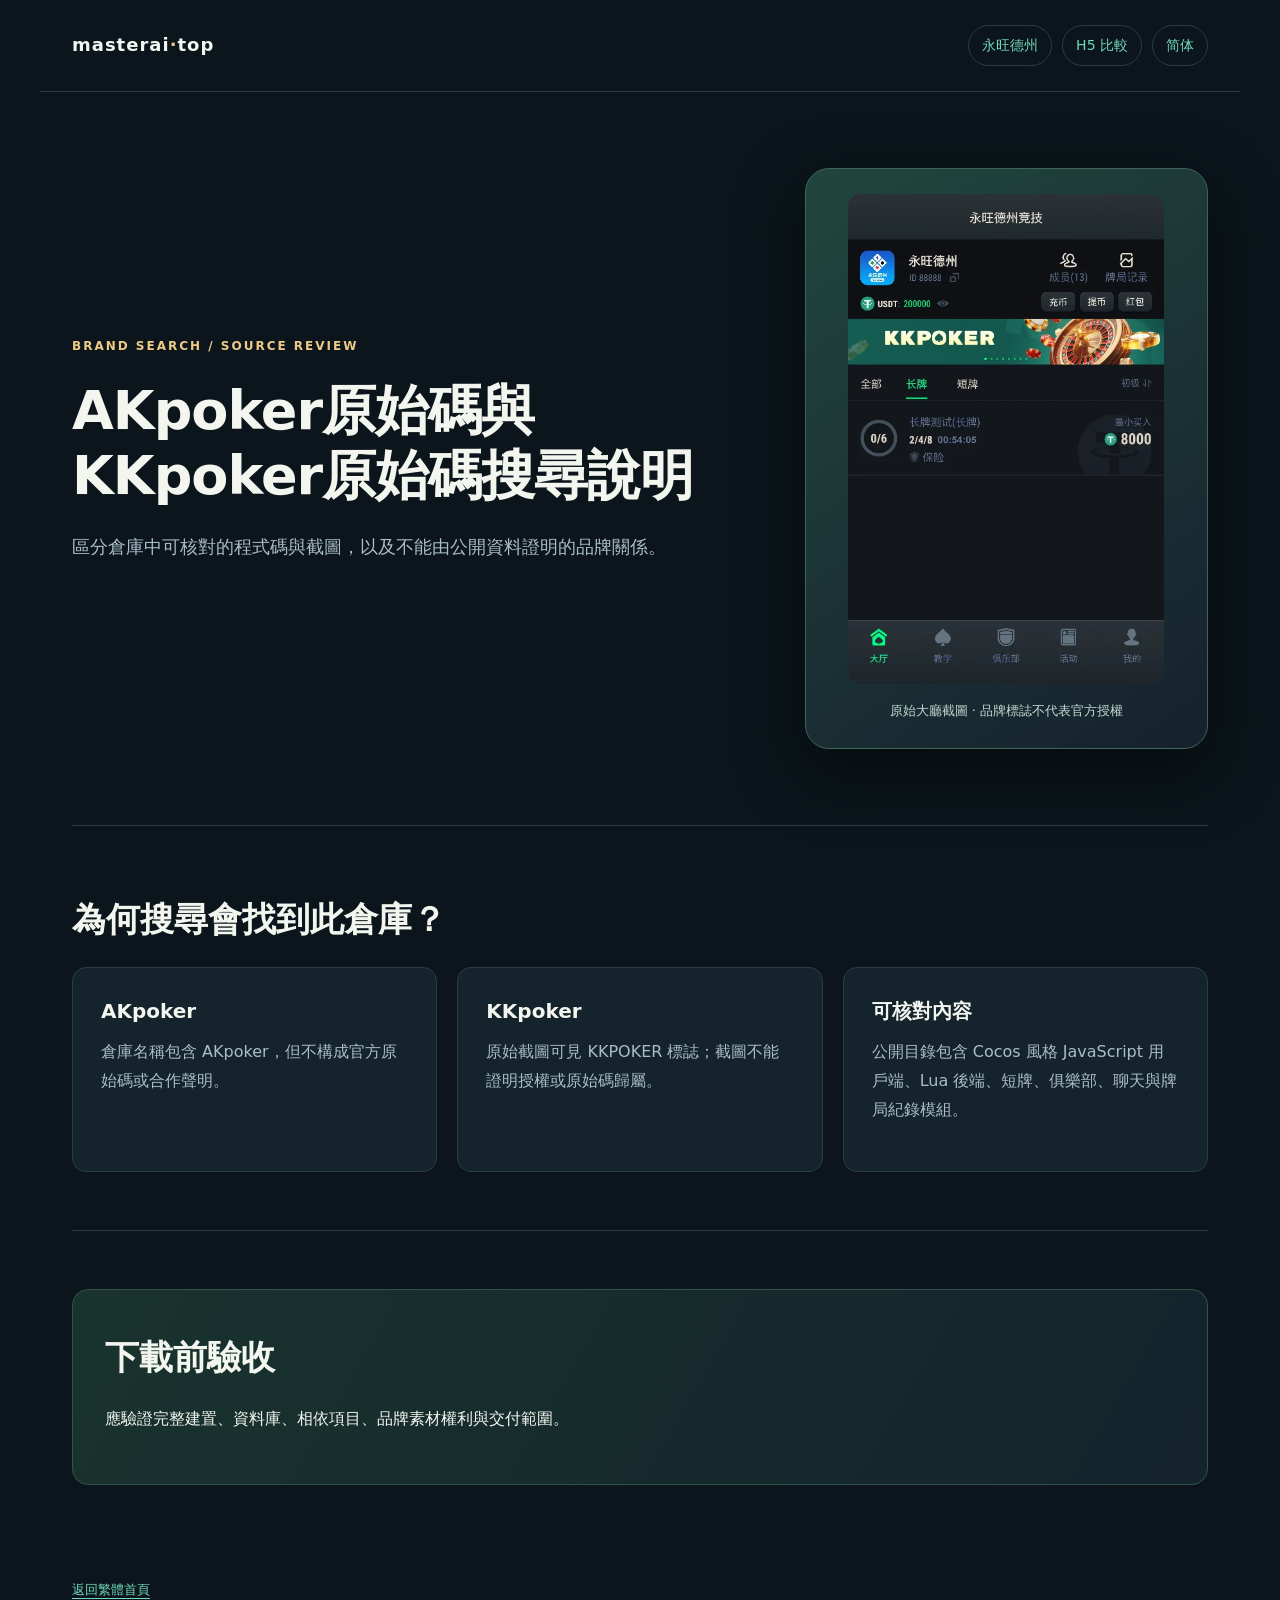
<file: docs/zh-tw/akpoker-kkpoker-source-code.html>
<!doctype html><html lang="zh-Hant"><head><meta charset="utf-8"><meta name="viewport" content="width=device-width,initial-scale=1"><title>AKpoker原始碼與KKpoker原始碼搜尋說明｜德州撲克專案資料</title><meta name="description" content="說明 AKpoker原始碼、KKpoker原始碼搜尋與本倉庫公開內容的關係，核對 Cocos/JavaScript 用戶端、Lua 後端、產品截圖與品牌界線。"><meta name="robots" content="index,follow,max-image-preview:large"><link rel="canonical" href="https://masterai-top.github.io/Texas-Hold-em-Source-Code_AKpoker-Source-Code/zh-tw/akpoker-kkpoker-source-code.html"><link rel="alternate" hreflang="zh-Hans" href="https://masterai-top.github.io/Texas-Hold-em-Source-Code_AKpoker-Source-Code/zh-cn/akpoker-kkpoker-source-code.html"><link rel="alternate" hreflang="zh-Hant" href="https://masterai-top.github.io/Texas-Hold-em-Source-Code_AKpoker-Source-Code/zh-tw/akpoker-kkpoker-source-code.html"><link rel="alternate" hreflang="x-default" href="https://masterai-top.github.io/Texas-Hold-em-Source-Code_AKpoker-Source-Code/zh-cn/akpoker-kkpoker-source-code.html"><link rel="stylesheet" href="../assets/style.css"></head><body><header><a class="brand" href="index.html">masterai<span>·</span>top</a><nav><a href="yongwang-texas-holdem-source-code.html">永旺德州</a><a href="h5-texas-holdem-comparison.html">H5 比較</a><a href="../zh-cn/akpoker-kkpoker-source-code.html">简体</a></nav></header><main><section class="hero"><div><div class="eyebrow">BRAND SEARCH / SOURCE REVIEW</div><h1>AKpoker原始碼與KKpoker原始碼搜尋說明</h1><p class="lead">區分倉庫中可核對的程式碼與截圖，以及不能由公開資料證明的品牌關係。</p></div><figure class="hero-media"><img src="../assets/screenshots/lobby.webp" alt="永旺德州與撲克玩法入口原始大廳截圖"><figcaption>原始大廳截圖 · 品牌標誌不代表官方授權</figcaption></figure></section><section class="section"><h2>為何搜尋會找到此倉庫？</h2><div class="cards"><article class="card"><h3>AKpoker</h3><p>倉庫名稱包含 AKpoker，但不構成官方原始碼或合作聲明。</p></article><article class="card"><h3>KKpoker</h3><p>原始截圖可見 KKPOKER 標誌；截圖不能證明授權或原始碼歸屬。</p></article><article class="card"><h3>可核對內容</h3><p>公開目錄包含 Cocos 風格 JavaScript 用戶端、Lua 後端、短牌、俱樂部、聊天與牌局紀錄模組。</p></article></div></section><section class="section"><div class="scope"><h2>下載前驗收</h2><p>應驗證完整建置、資料庫、相依項目、品牌素材權利與交付範圍。</p></div></section></main><footer><a href="index.html">返回繁體首頁</a></footer></body></html>
</file>
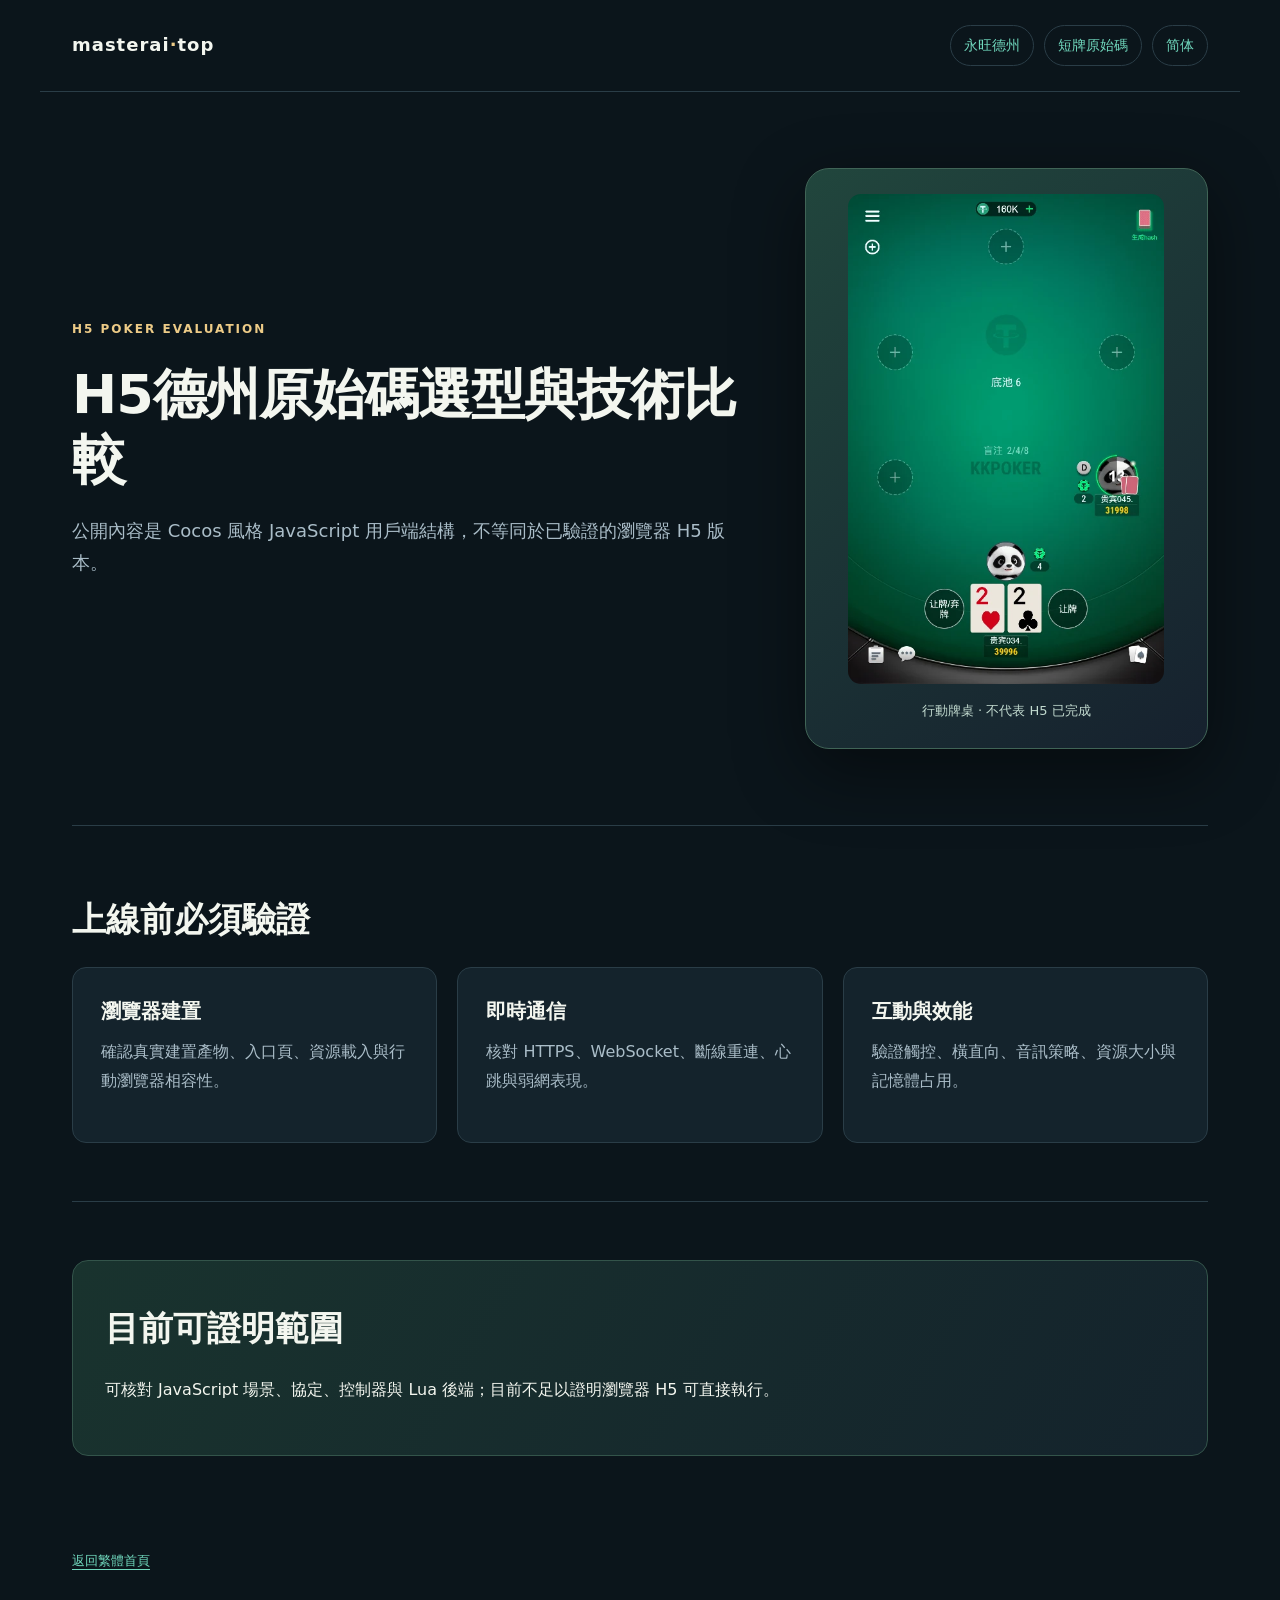
<file: docs/zh-tw/h5-texas-holdem-comparison.html>
<!doctype html><html lang="zh-Hant"><head><meta charset="utf-8"><meta name="viewport" content="width=device-width,initial-scale=1"><title>H5德州原始碼選型｜瀏覽器H5與Cocos JavaScript用戶端比較</title><meta name="description" content="H5德州技術選型：比較瀏覽器 H5 與倉庫中的 Cocos 風格 JavaScript 用戶端，說明建置、WebSocket、觸控、資源與部署驗收。"><meta name="robots" content="index,follow,max-image-preview:large"><link rel="canonical" href="https://masterai-top.github.io/Texas-Hold-em-Source-Code_AKpoker-Source-Code/zh-tw/h5-texas-holdem-comparison.html"><link rel="alternate" hreflang="zh-Hans" href="https://masterai-top.github.io/Texas-Hold-em-Source-Code_AKpoker-Source-Code/zh-cn/h5-texas-holdem-comparison.html"><link rel="alternate" hreflang="zh-Hant" href="https://masterai-top.github.io/Texas-Hold-em-Source-Code_AKpoker-Source-Code/zh-tw/h5-texas-holdem-comparison.html"><link rel="alternate" hreflang="x-default" href="https://masterai-top.github.io/Texas-Hold-em-Source-Code_AKpoker-Source-Code/zh-cn/h5-texas-holdem-comparison.html"><link rel="stylesheet" href="../assets/style.css"></head><body><header><a class="brand" href="index.html">masterai<span>·</span>top</a><nav><a href="yongwang-texas-holdem-source-code.html">永旺德州</a><a href="short-deck-poker-source-code.html">短牌原始碼</a><a href="../zh-cn/h5-texas-holdem-comparison.html">简体</a></nav></header><main><section class="hero"><div><div class="eyebrow">H5 POKER EVALUATION</div><h1>H5德州原始碼選型與技術比較</h1><p class="lead">公開內容是 Cocos 風格 JavaScript 用戶端結構，不等同於已驗證的瀏覽器 H5 版本。</p></div><figure class="hero-media"><img src="../assets/screenshots/table.webp" alt="H5德州技術選型參考的行動牌桌截圖"><figcaption>行動牌桌 · 不代表 H5 已完成</figcaption></figure></section><section class="section"><h2>上線前必須驗證</h2><div class="cards"><article class="card"><h3>瀏覽器建置</h3><p>確認真實建置產物、入口頁、資源載入與行動瀏覽器相容性。</p></article><article class="card"><h3>即時通信</h3><p>核對 HTTPS、WebSocket、斷線重連、心跳與弱網表現。</p></article><article class="card"><h3>互動與效能</h3><p>驗證觸控、橫直向、音訊策略、資源大小與記憶體占用。</p></article></div></section><section class="section"><div class="scope"><h2>目前可證明範圍</h2><p>可核對 JavaScript 場景、協定、控制器與 Lua 後端；目前不足以證明瀏覽器 H5 可直接執行。</p></div></section></main><footer><a href="index.html">返回繁體首頁</a></footer></body></html>
</file>
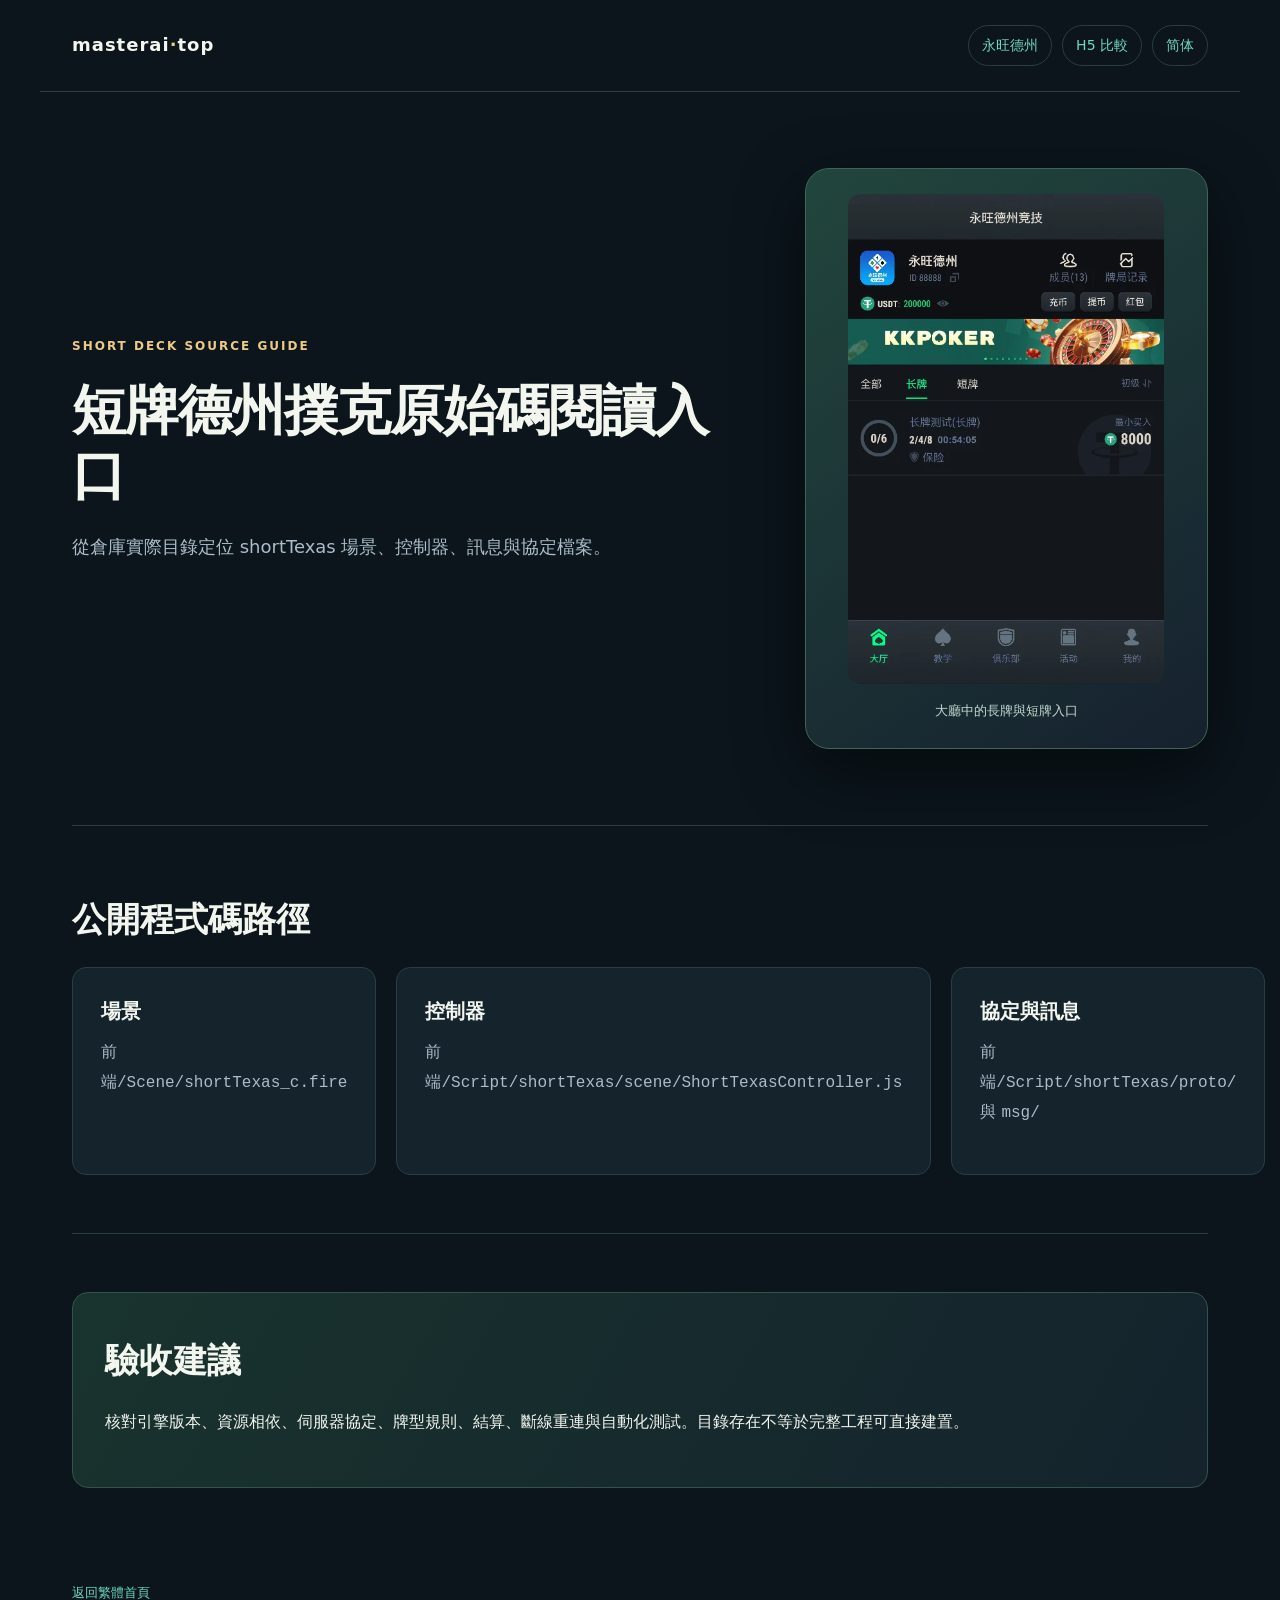
<file: docs/zh-tw/short-deck-poker-source-code.html>
<!doctype html><html lang="zh-Hant"><head><meta charset="utf-8"><meta name="viewport" content="width=device-width,initial-scale=1"><title>短牌德州撲克原始碼入口｜Cocos JavaScript場景、協定與控制器</title><meta name="description" content="短牌德州撲克原始碼閱讀入口，定位 shortTexas 場景、JavaScript 控制器、訊息與協定檔案，說明執行和交付驗收範圍。"><meta name="robots" content="index,follow,max-image-preview:large"><link rel="canonical" href="https://masterai-top.github.io/Texas-Hold-em-Source-Code_AKpoker-Source-Code/zh-tw/short-deck-poker-source-code.html"><link rel="alternate" hreflang="zh-Hans" href="https://masterai-top.github.io/Texas-Hold-em-Source-Code_AKpoker-Source-Code/zh-cn/short-deck-poker-source-code.html"><link rel="alternate" hreflang="zh-Hant" href="https://masterai-top.github.io/Texas-Hold-em-Source-Code_AKpoker-Source-Code/zh-tw/short-deck-poker-source-code.html"><link rel="alternate" hreflang="x-default" href="https://masterai-top.github.io/Texas-Hold-em-Source-Code_AKpoker-Source-Code/zh-cn/short-deck-poker-source-code.html"><link rel="stylesheet" href="../assets/style.css"></head><body><header><a class="brand" href="index.html">masterai<span>·</span>top</a><nav><a href="yongwang-texas-holdem-source-code.html">永旺德州</a><a href="h5-texas-holdem-comparison.html">H5 比較</a><a href="../zh-cn/short-deck-poker-source-code.html">简体</a></nav></header><main><section class="hero"><div><div class="eyebrow">SHORT DECK SOURCE GUIDE</div><h1>短牌德州撲克原始碼閱讀入口</h1><p class="lead">從倉庫實際目錄定位 shortTexas 場景、控制器、訊息與協定檔案。</p></div><figure class="hero-media"><img src="../assets/screenshots/lobby.webp" alt="包含長牌與短牌入口的德州撲克大廳"><figcaption>大廳中的長牌與短牌入口</figcaption></figure></section><section class="section"><h2>公開程式碼路徑</h2><div class="cards"><article class="card"><h3>場景</h3><p><code>前端/Scene/shortTexas_c.fire</code></p></article><article class="card"><h3>控制器</h3><p><code>前端/Script/shortTexas/scene/ShortTexasController.js</code></p></article><article class="card"><h3>協定與訊息</h3><p><code>前端/Script/shortTexas/proto/</code> 與 <code>msg/</code></p></article></div></section><section class="section"><div class="scope"><h2>驗收建議</h2><p>核對引擎版本、資源相依、伺服器協定、牌型規則、結算、斷線重連與自動化測試。目錄存在不等於完整工程可直接建置。</p></div></section></main><footer><a href="index.html">返回繁體首頁</a></footer></body></html>
</file>
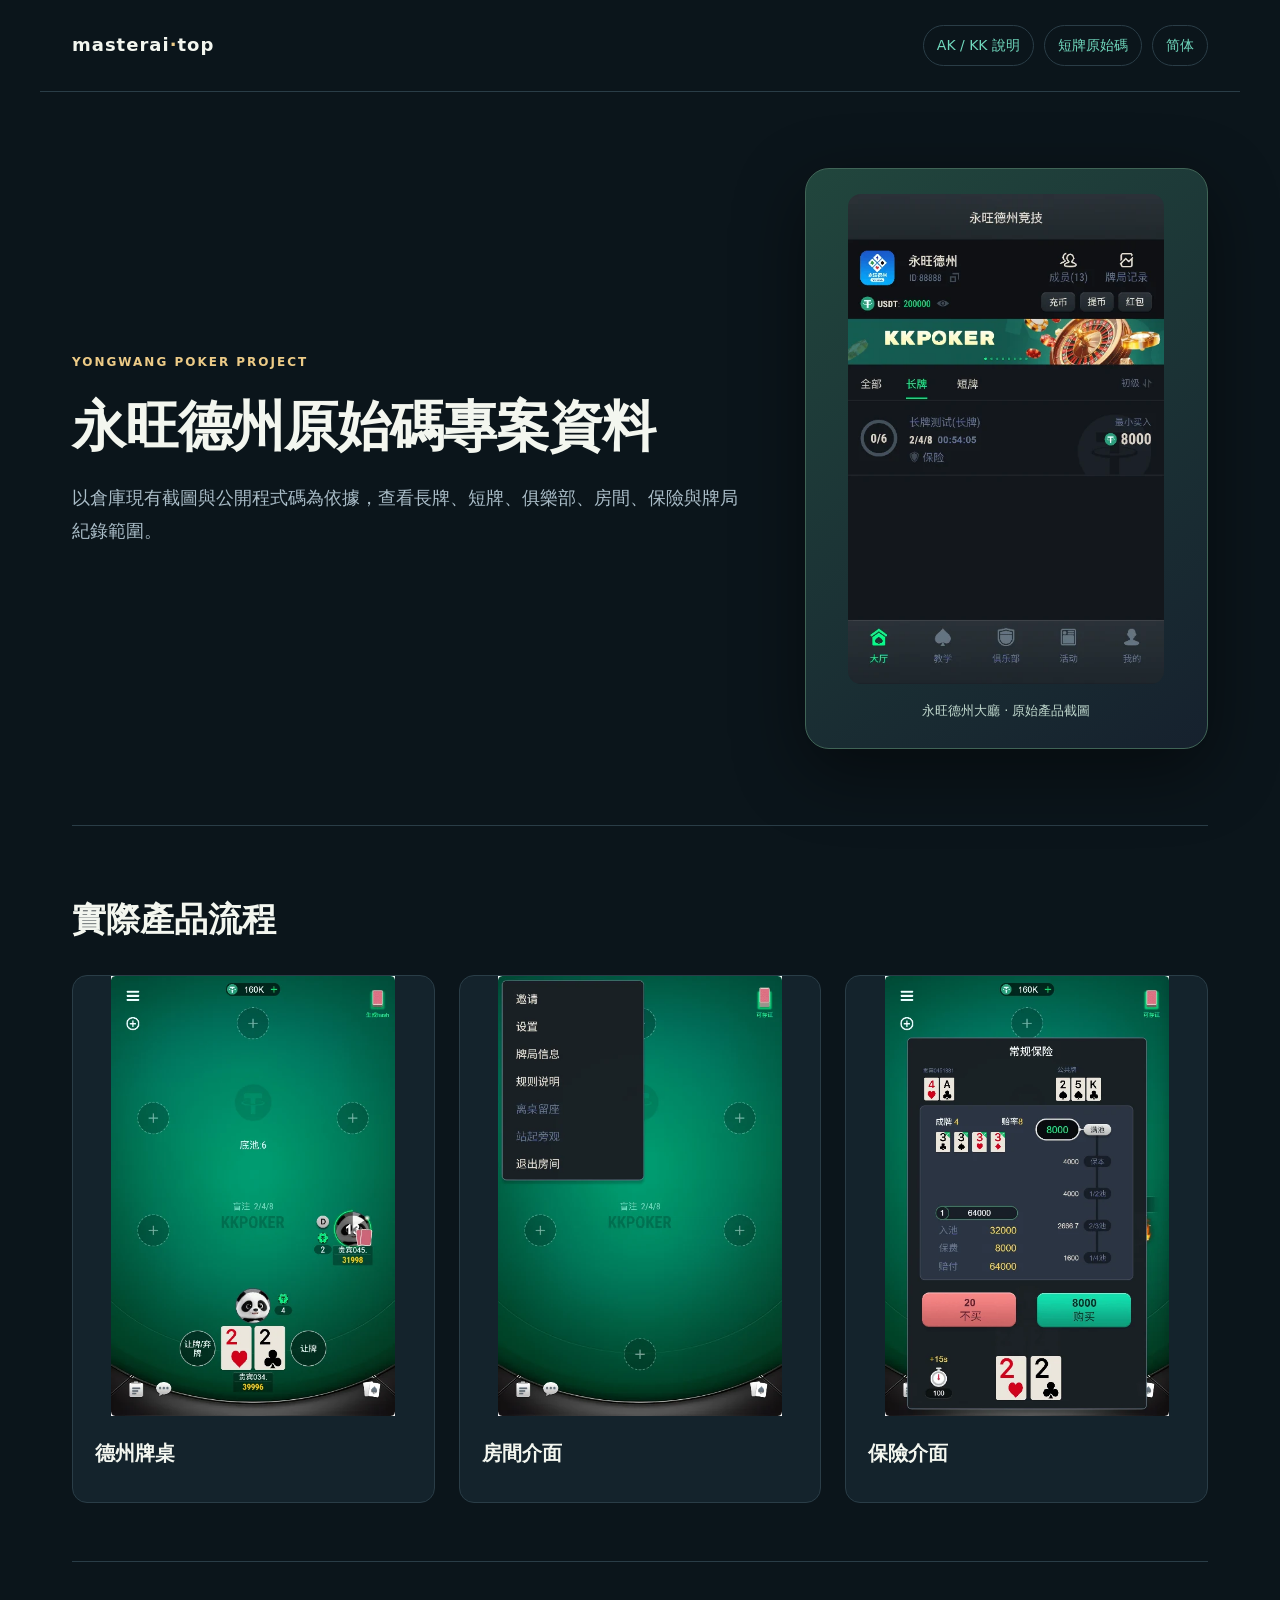
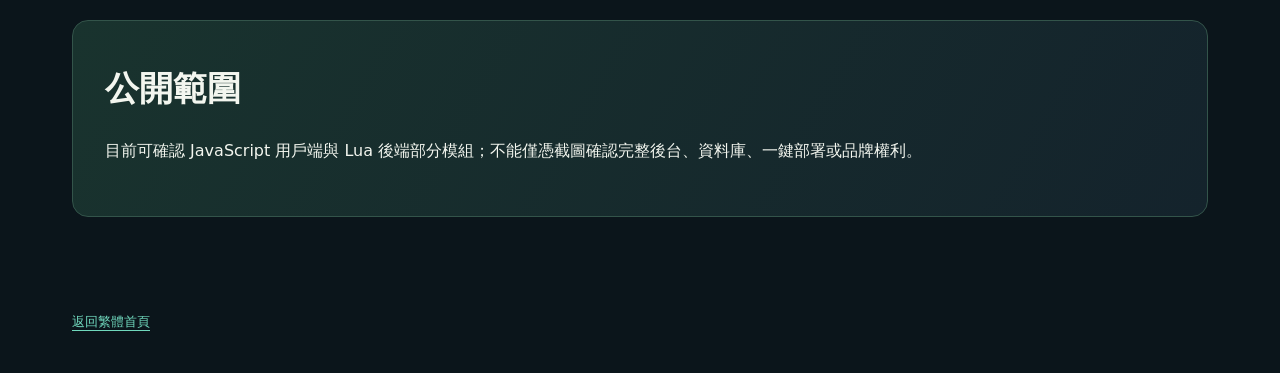
<file: docs/zh-tw/yongwang-texas-holdem-source-code.html>
<!doctype html><html lang="zh-Hant"><head><meta charset="utf-8"><meta name="viewport" content="width=device-width,initial-scale=1"><title>永旺德州原始碼專案資料｜長牌、短牌、俱樂部與保險</title><meta name="description" content="查看永旺德州專案公開資料：大廳、牌桌、房間、保險與後台實際截圖，以及 Cocos/JavaScript 用戶端和 Lua 後端程式碼入口。"><meta name="robots" content="index,follow,max-image-preview:large"><link rel="canonical" href="https://masterai-top.github.io/Texas-Hold-em-Source-Code_AKpoker-Source-Code/zh-tw/yongwang-texas-holdem-source-code.html"><link rel="alternate" hreflang="zh-Hans" href="https://masterai-top.github.io/Texas-Hold-em-Source-Code_AKpoker-Source-Code/zh-cn/yongwang-texas-holdem-source-code.html"><link rel="alternate" hreflang="zh-Hant" href="https://masterai-top.github.io/Texas-Hold-em-Source-Code_AKpoker-Source-Code/zh-tw/yongwang-texas-holdem-source-code.html"><link rel="alternate" hreflang="x-default" href="https://masterai-top.github.io/Texas-Hold-em-Source-Code_AKpoker-Source-Code/zh-cn/yongwang-texas-holdem-source-code.html"><link rel="stylesheet" href="../assets/style.css"></head><body><header><a class="brand" href="index.html">masterai<span>·</span>top</a><nav><a href="akpoker-kkpoker-source-code.html">AK / KK 說明</a><a href="short-deck-poker-source-code.html">短牌原始碼</a><a href="../zh-cn/yongwang-texas-holdem-source-code.html">简体</a></nav></header><main><section class="hero"><div><div class="eyebrow">YONGWANG POKER PROJECT</div><h1>永旺德州原始碼專案資料</h1><p class="lead">以倉庫現有截圖與公開程式碼為依據，查看長牌、短牌、俱樂部、房間、保險與牌局紀錄範圍。</p></div><figure class="hero-media"><img src="../assets/screenshots/lobby.webp" alt="永旺德州大廳與長牌短牌入口"><figcaption>永旺德州大廳 · 原始產品截圖</figcaption></figure></section><section class="section"><h2>實際產品流程</h2><div class="gallery"><figure class="shot"><img src="../assets/screenshots/table.webp" alt="永旺德州行動端牌桌"><figcaption><h3>德州牌桌</h3></figcaption></figure><figure class="shot"><img src="../assets/screenshots/room.webp" alt="永旺德州房間清單"><figcaption><h3>房間介面</h3></figcaption></figure><figure class="shot"><img src="../assets/screenshots/insurance.webp" alt="永旺德州保險介面"><figcaption><h3>保險介面</h3></figcaption></figure></div></section><section class="section"><div class="scope"><h2>公開範圍</h2><p>目前可確認 JavaScript 用戶端與 Lua 後端部分模組；不能僅憑截圖確認完整後台、資料庫、一鍵部署或品牌權利。</p></div></section></main><footer><a href="index.html">返回繁體首頁</a></footer></body></html>
</file>
<file: docs/assets/style.css>
:root{color-scheme:dark;--bg:#0b151b;--panel:#14232c;--line:#2a3d47;--muted:#aabdc8;--ink:#f3f6ef;--gold:#edcb87;--green:#70d8bd}*{box-sizing:border-box}html{scroll-behavior:smooth}body{margin:0;background:var(--bg);color:var(--ink);font:16px/1.8 system-ui,-apple-system,"Segoe UI","Microsoft JhengHei",sans-serif}a{color:var(--green);text-underline-offset:4px}a:hover{color:#fff}a:focus-visible{outline:3px solid var(--gold);outline-offset:5px}img{max-width:100%;height:auto;display:block}header,main,footer{max-width:1200px;margin:auto;padding:0 32px}header{display:flex;justify-content:space-between;align-items:center;gap:20px;padding-top:25px;padding-bottom:25px;border-bottom:1px solid var(--line)}.brand{color:var(--ink);font-size:18px;font-weight:750;text-decoration:none;letter-spacing:1px}.brand span{color:var(--gold)}nav{display:flex;gap:10px;flex-wrap:wrap}nav a{padding:7px 13px;border:1px solid var(--line);border-radius:30px;text-decoration:none;font-size:14px}nav a[aria-current=page]{background:var(--gold);color:var(--bg);border-color:var(--gold)}.hero{display:grid;grid-template-columns:1.25fr .75fr;gap:60px;align-items:center;padding:76px 0}.eyebrow{font-size:12px;font-weight:700;letter-spacing:2px;color:var(--gold)}h1{font-size:clamp(32px,4.3vw,54px);line-height:1.2;letter-spacing:-1px;margin:22px 0}h2{font-size:clamp(25px,3vw,34px);line-height:1.4;margin:12px 0 24px}h3{font-size:20px;margin:0 0 12px;line-height:1.5}p{margin:0 0 18px}.lead{color:var(--muted);font-size:18px}.tagline{font-size:22px;color:var(--ink)}.actions{display:flex;gap:12px;flex-wrap:wrap;margin:28px 0}.button{display:inline-flex;align-items:center;padding:12px 20px;background:var(--gold);border:1px solid var(--gold);color:var(--bg);border-radius:9px;font-weight:700;text-decoration:none}.button:hover{background:#fff;color:#000}.button.secondary{background:transparent;color:var(--ink);border-color:var(--line)}.hero-media{position:relative;border-radius:24px;padding:25px;background:linear-gradient(145deg,#21463d,#16212e);border:1px solid #406456;box-shadow:0 22px 70px #0007}.hero-media img{max-height:490px;width:auto;margin:auto;border-radius:13px}.hero-media figcaption{margin-top:15px;text-align:center;color:#c2dacf;font-size:13px}figure{margin:0}.section{padding:58px 0;border-top:1px solid var(--line)}.cards,.steps,.languages{display:grid;grid-template-columns:repeat(3,1fr);gap:20px}.card,.step,.language{padding:28px;background:var(--panel);border:1px solid var(--line);border-radius:14px}.card p,.step p,.note{color:var(--muted)}.num{color:var(--gold);font-size:13px;letter-spacing:2px;display:block;margin-bottom:18px}.gallery{display:grid;grid-template-columns:repeat(3,1fr);gap:24px;margin-top:32px}.shot{background:var(--panel);border:1px solid var(--line);border-radius:15px;overflow:hidden}.shot a{display:block;padding:20px;background:#101d25}.shot img{width:100%;max-height:440px;object-fit:contain;border-radius:8px}.shot figcaption{padding:22px}.shot figcaption p{font-size:14px;color:var(--muted);margin-bottom:0}.shot.wide{grid-column:1/-1}.shot.wide img{max-height:520px}.source-links{display:flex;gap:16px;flex-wrap:wrap;margin:22px 0}.scope{padding:32px;background:linear-gradient(120deg,#19332e,#14232c);border:1px solid #33544a;border-radius:16px}.faq details{border-bottom:1px solid var(--line);padding:20px 0}.faq summary{font-size:18px;font-weight:650;cursor:pointer;color:var(--ink)}.faq details p{color:var(--muted);margin:16px 0 0;max-width:950px}.closing{padding:40px;background:var(--panel);border-radius:18px}.contact{display:flex;gap:24px;flex-wrap:wrap}footer{padding-top:35px;padding-bottom:40px;color:var(--muted);font-size:13px}.skip{position:absolute;left:-9999px}.skip:focus{left:10px;top:10px;z-index:9;background:#000;padding:10px}.language{display:block;color:var(--ink);text-decoration:none}.language small{display:block;color:var(--muted);margin-top:12px}.language:hover{border-color:var(--gold)}@media(max-width:760px){header,main,footer{padding-left:20px;padding-right:20px}header{align-items:flex-start;flex-direction:column;gap:15px}.hero{grid-template-columns:1fr;padding:40px 0;gap:30px}.hero-media{max-width:400px;margin:auto;width:100%}.cards,.steps,.languages{grid-template-columns:1fr}.gallery{grid-template-columns:repeat(2,1fr);gap:12px}.shot a{padding:9px}.shot figcaption{padding:14px}.shot h3{font-size:17px}.section{padding:38px 0}.closing,.scope{padding:24px}h1{letter-spacing:0}.contact{gap:12px}nav{gap:6px}nav a{padding:5px 11px}}@media(prefers-reduced-motion:reduce){html{scroll-behavior:auto}}
</file>
